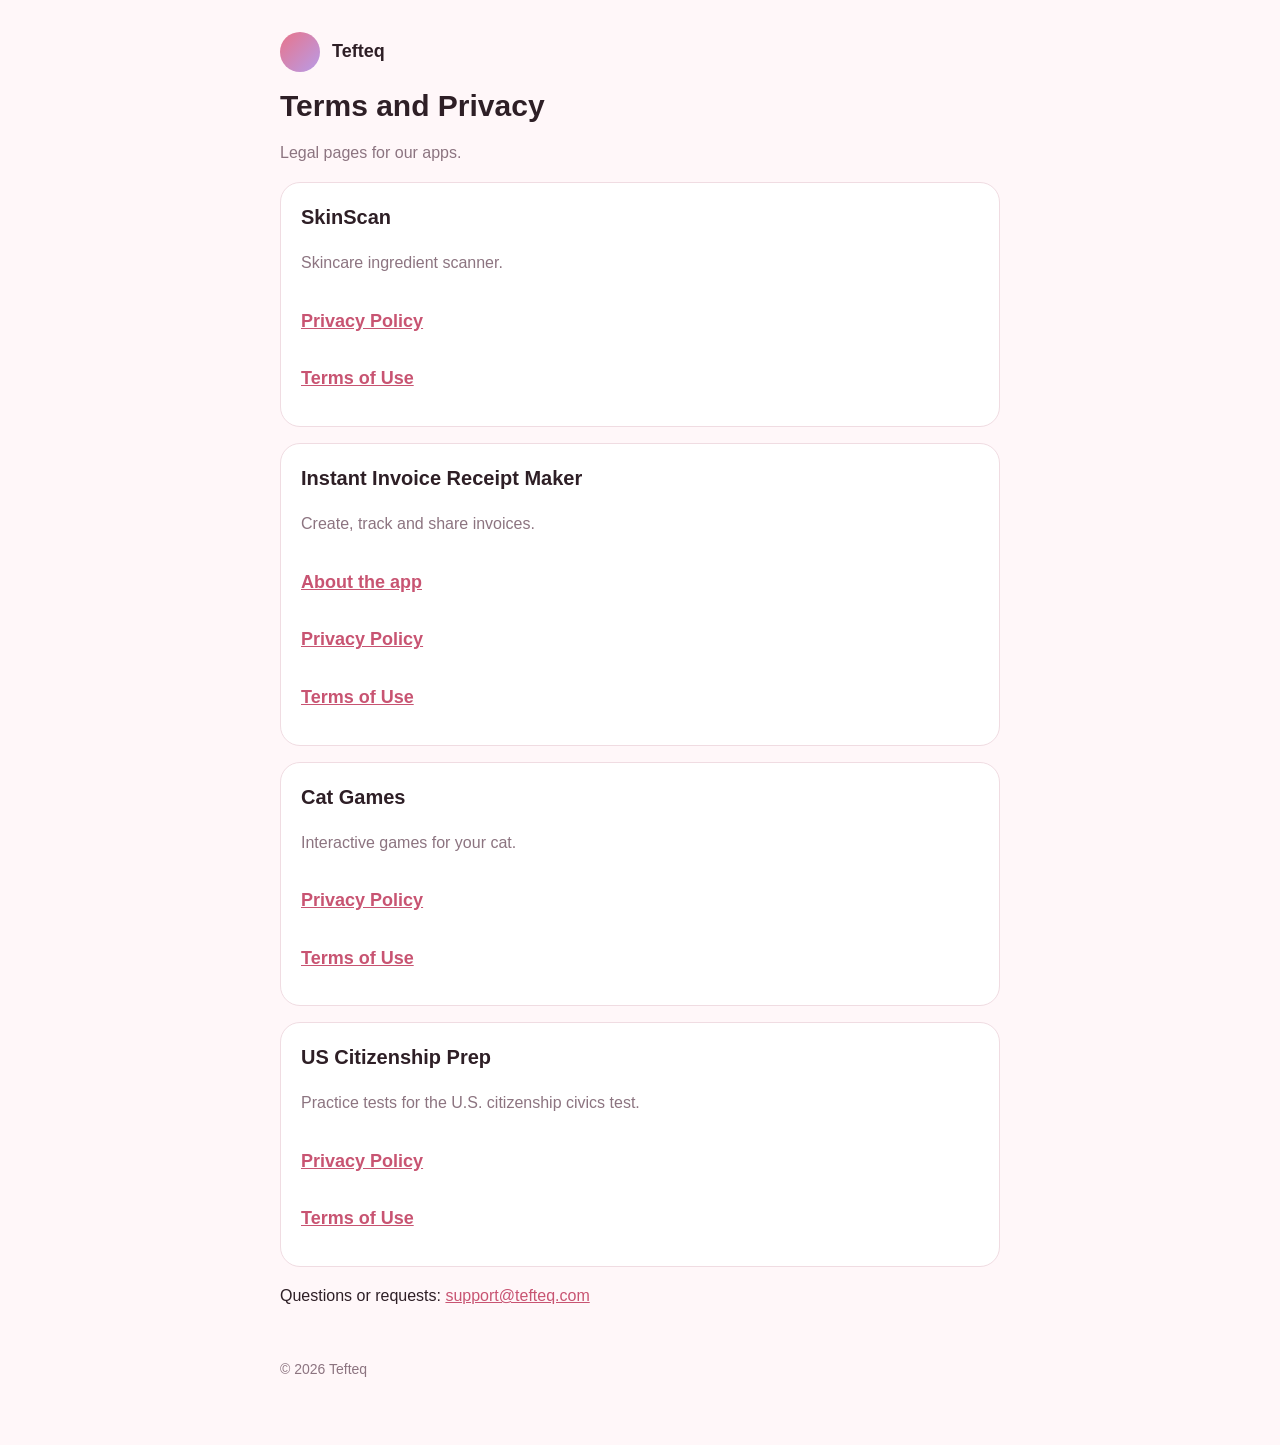
<file: index.html>
<!doctype html>
<html lang="en">
<head>
  <meta charset="utf-8">
  <meta name="viewport" content="width=device-width, initial-scale=1">
  <title>Tefteq apps: Terms and Privacy</title>
  <link rel="stylesheet" href="style.css">
</head>
<body>
<main>
  <header class="brand"><div class="logo"></div><div class="app">Tefteq</div></header>
  <h1>Terms and Privacy</h1>
  <p class="muted">Legal pages for our apps.</p>

  <div class="card">
    <h2 style="margin-top:0">SkinScan</h2>
    <p class="muted">Skincare ingredient scanner.</p>
    <div class="links">
      <a href="skinscan/privacy.html">Privacy Policy</a>
      <a href="skinscan/terms.html">Terms of Use</a>
    </div>
  </div>

  <div class="card">
    <h2 style="margin-top:0">Instant Invoice Receipt Maker</h2>
    <p class="muted">Create, track and share invoices.</p>
    <div class="links">
      <a href="invoice/">About the app</a>
      <a href="invoice/privacy.html">Privacy Policy</a>
      <a href="invoice/terms.html">Terms of Use</a>
    </div>
  </div>

  <div class="card">
    <h2 style="margin-top:0">Cat Games</h2>
    <p class="muted">Interactive games for your cat.</p>
    <div class="links">
      <a href="catgame/privacy.html">Privacy Policy</a>
      <a href="catgame/terms.html">Terms of Use</a>
    </div>
  </div>

  <div class="card">
    <h2 style="margin-top:0">US Citizenship Prep</h2>
    <p class="muted">Practice tests for the U.S. citizenship civics test.</p>
    <div class="links">
      <a href="citizenship/privacy.html">Privacy Policy</a>
      <a href="citizenship/terms.html">Terms of Use</a>
    </div>
  </div>

  <p>Questions or requests: <a href="mailto:support@tefteq.com">support@tefteq.com</a></p>
  <footer>© 2026 Tefteq</footer>
</main>
</body>
</html>
</file>
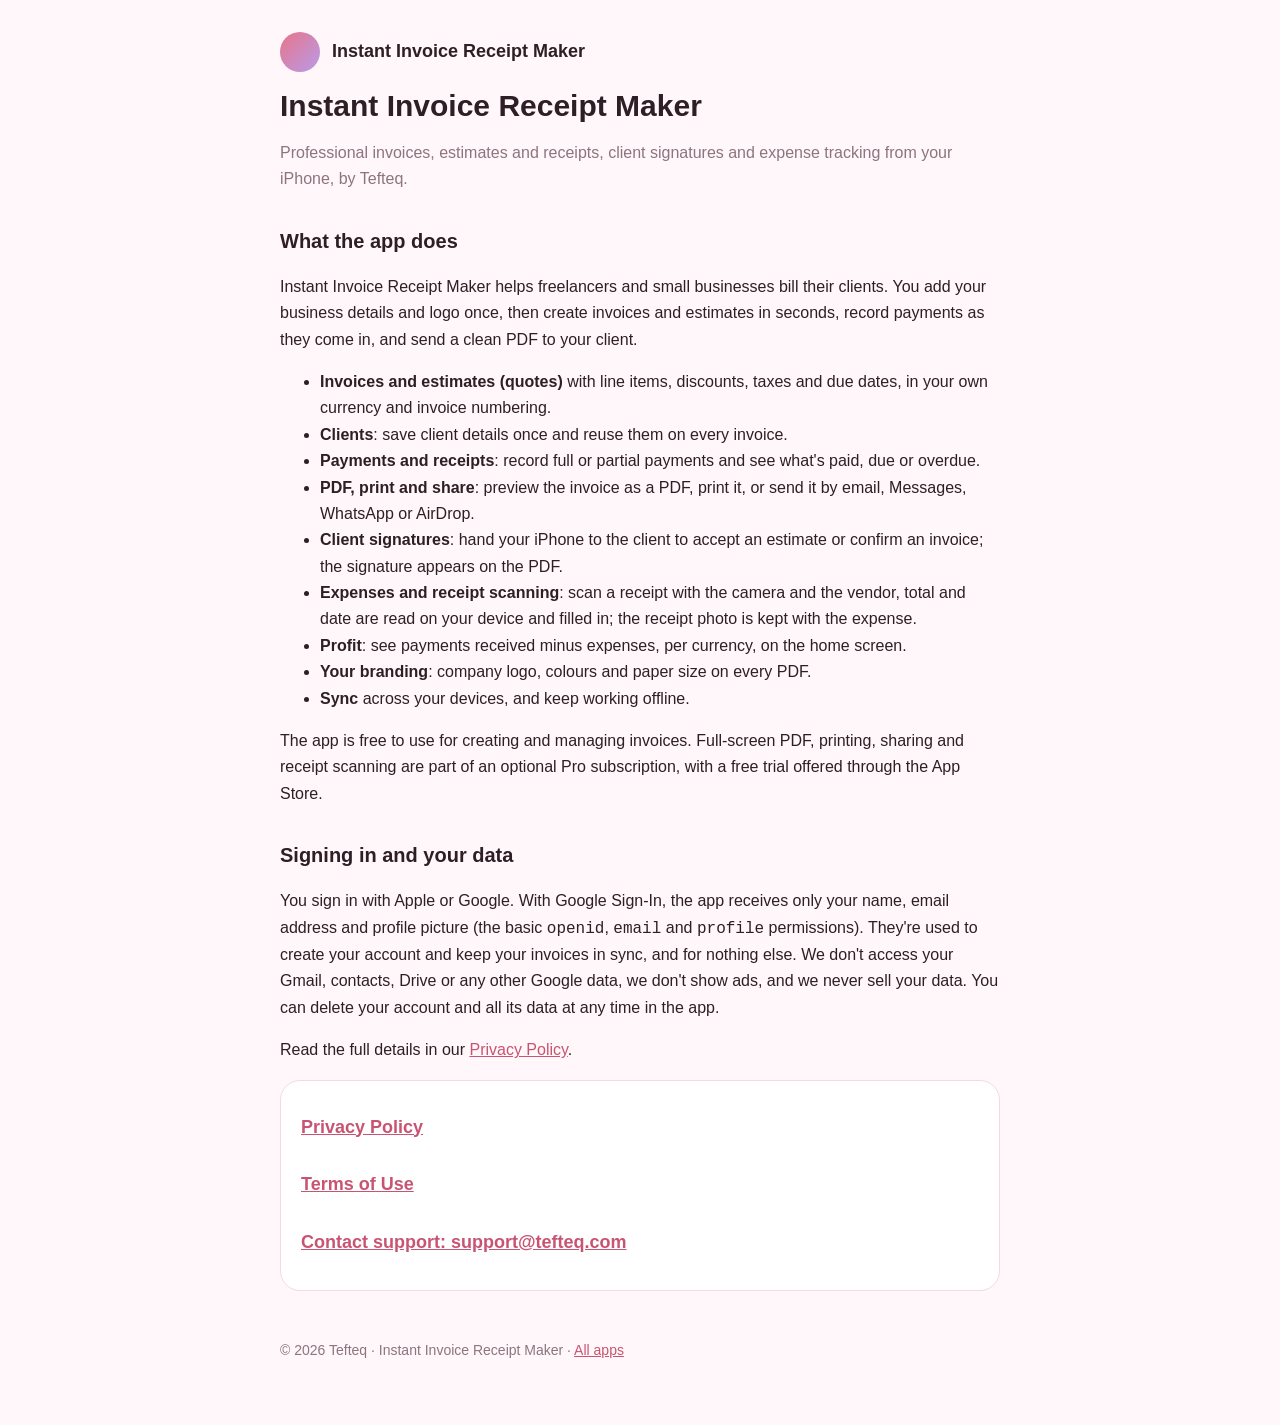
<file: invoice/index.html>
<!doctype html>
<html lang="en">
<head>
  <meta charset="utf-8">
  <meta name="viewport" content="width=device-width, initial-scale=1">
  <title>Instant Invoice Receipt Maker</title>
  <meta name="description" content="Instant Invoice Receipt Maker is an iPhone app for small businesses and freelancers to create, track and share professional invoices, estimates and receipts.">
  <link rel="stylesheet" href="../style.css">
</head>
<body>
<main>
  <header class="brand"><div class="logo"></div><div class="app">Instant Invoice Receipt Maker</div></header>
  <h1>Instant Invoice Receipt Maker</h1>
  <p class="muted">Professional invoices, estimates and receipts, client signatures and expense tracking from your iPhone, by Tefteq.</p>

  <h2>What the app does</h2>
  <p>Instant Invoice Receipt Maker helps freelancers and small businesses bill their clients. You
    add your business details and logo once, then create invoices and estimates in seconds, record
    payments as they come in, and send a clean PDF to your client.</p>
  <ul>
    <li><strong>Invoices and estimates (quotes)</strong> with line items, discounts, taxes and due dates, in
      your own currency and invoice numbering.</li>
    <li><strong>Clients</strong>: save client details once and reuse them on every invoice.</li>
    <li><strong>Payments and receipts</strong>: record full or partial payments and see what's paid,
      due or overdue.</li>
    <li><strong>PDF, print and share</strong>: preview the invoice as a PDF, print it, or send it by
      email, Messages, WhatsApp or AirDrop.</li>
    <li><strong>Client signatures</strong>: hand your iPhone to the client to accept an
      estimate or confirm an invoice; the signature appears on the PDF.</li>
    <li><strong>Expenses and receipt scanning</strong>: scan a receipt with the camera and the
      vendor, total and date are read on your device and filled in; the receipt photo is kept with
      the expense.</li>
    <li><strong>Profit</strong>: see payments received minus expenses, per currency, on the
      home screen.</li>
    <li><strong>Your branding</strong>: company logo, colours and paper size on every PDF.</li>
    <li><strong>Sync</strong> across your devices, and keep working offline.</li>
  </ul>
  <p>The app is free to use for creating and managing invoices. Full-screen PDF, printing,
    sharing and receipt scanning are part of an optional Pro subscription, with a free trial offered through the App
    Store.</p>

  <h2>Signing in and your data</h2>
  <p>You sign in with Apple or Google. With Google Sign-In, the app receives only your name, email
    address and profile picture (the basic <code>openid</code>, <code>email</code> and
    <code>profile</code> permissions). They're used to create your account and keep your invoices
    in sync, and for nothing else. We don't access your Gmail, contacts, Drive or any other Google
    data, we don't show ads, and we never sell your data. You can delete your account and all its
    data at any time in the app.</p>
  <p>Read the full details in our <a href="privacy.html">Privacy Policy</a>.</p>

  <div class="card">
    <div class="links">
      <a href="privacy.html">Privacy Policy</a>
      <a href="terms.html">Terms of Use</a>
      <a href="mailto:support@tefteq.com">Contact support: support@tefteq.com</a>
    </div>
  </div>

  <footer>© 2026 Tefteq · Instant Invoice Receipt Maker · <a href="../index.html">All apps</a></footer>
</main>
</body>
</html>
</file>
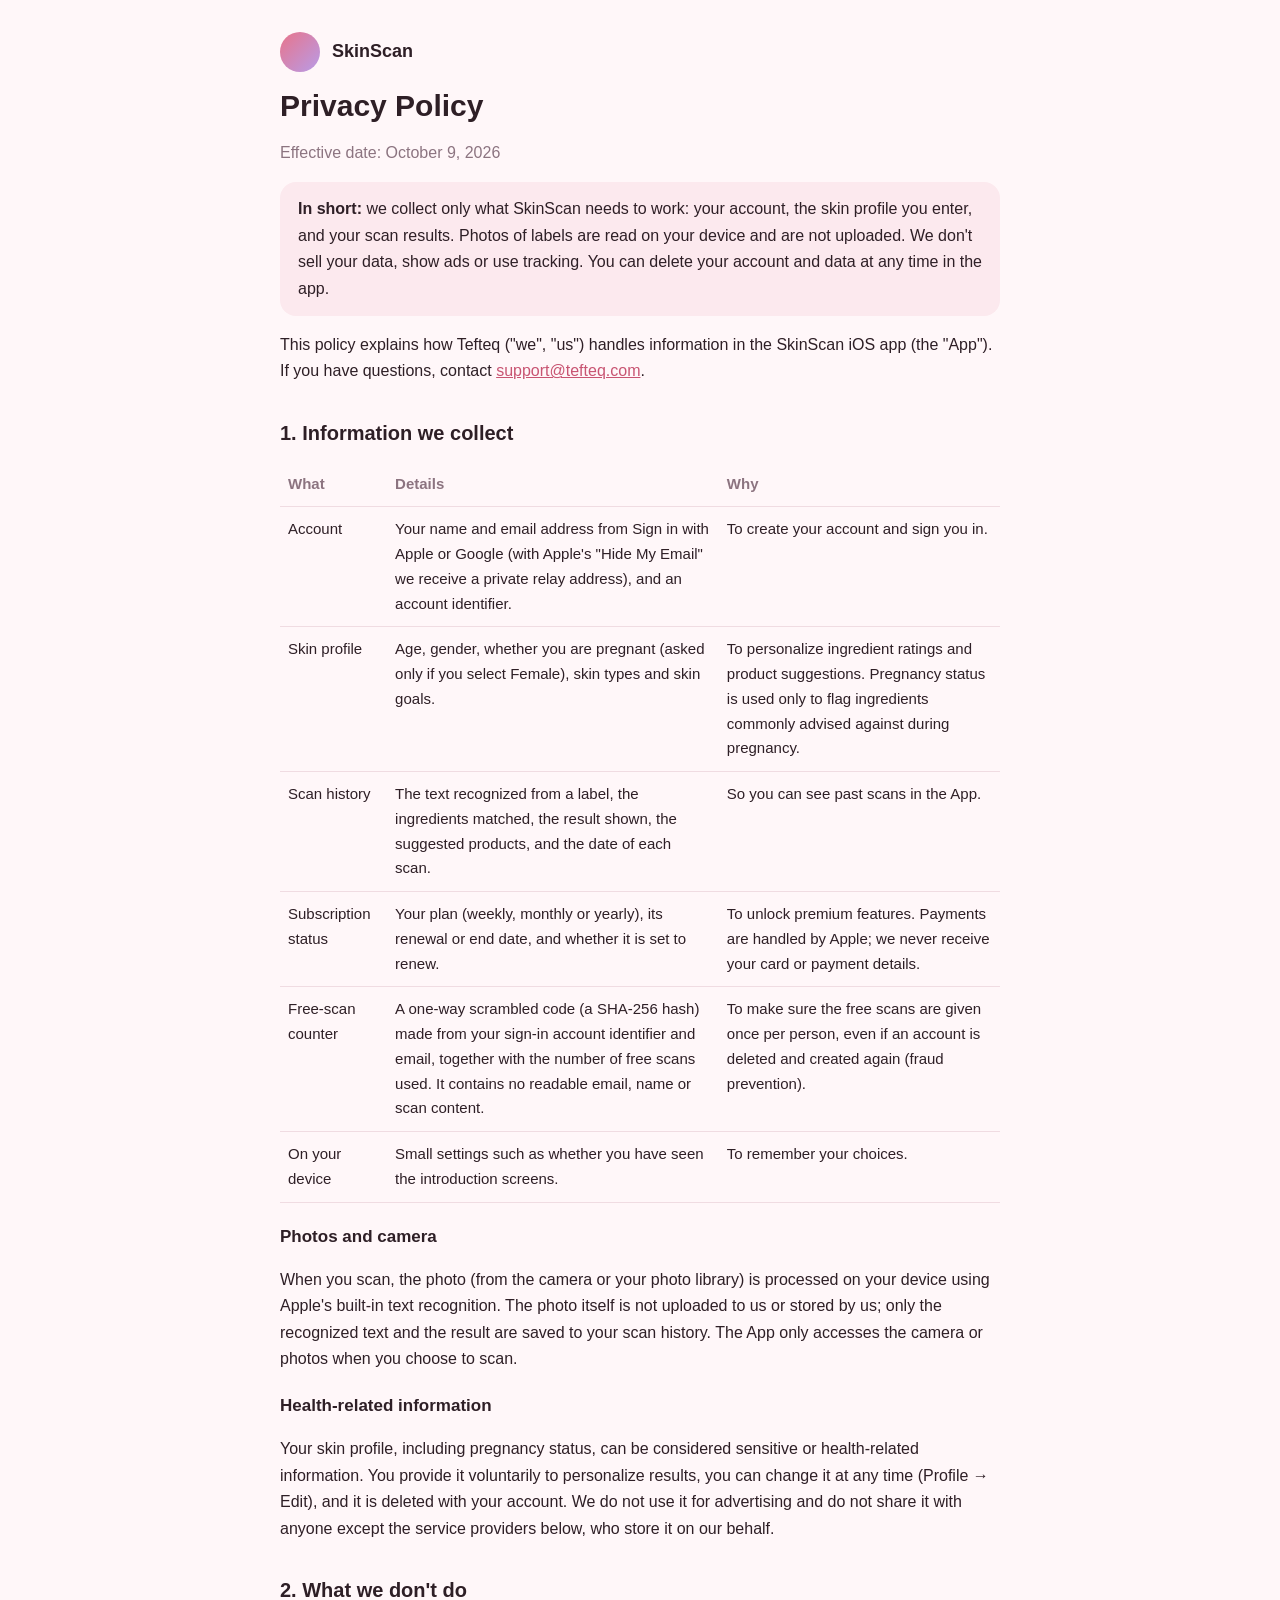
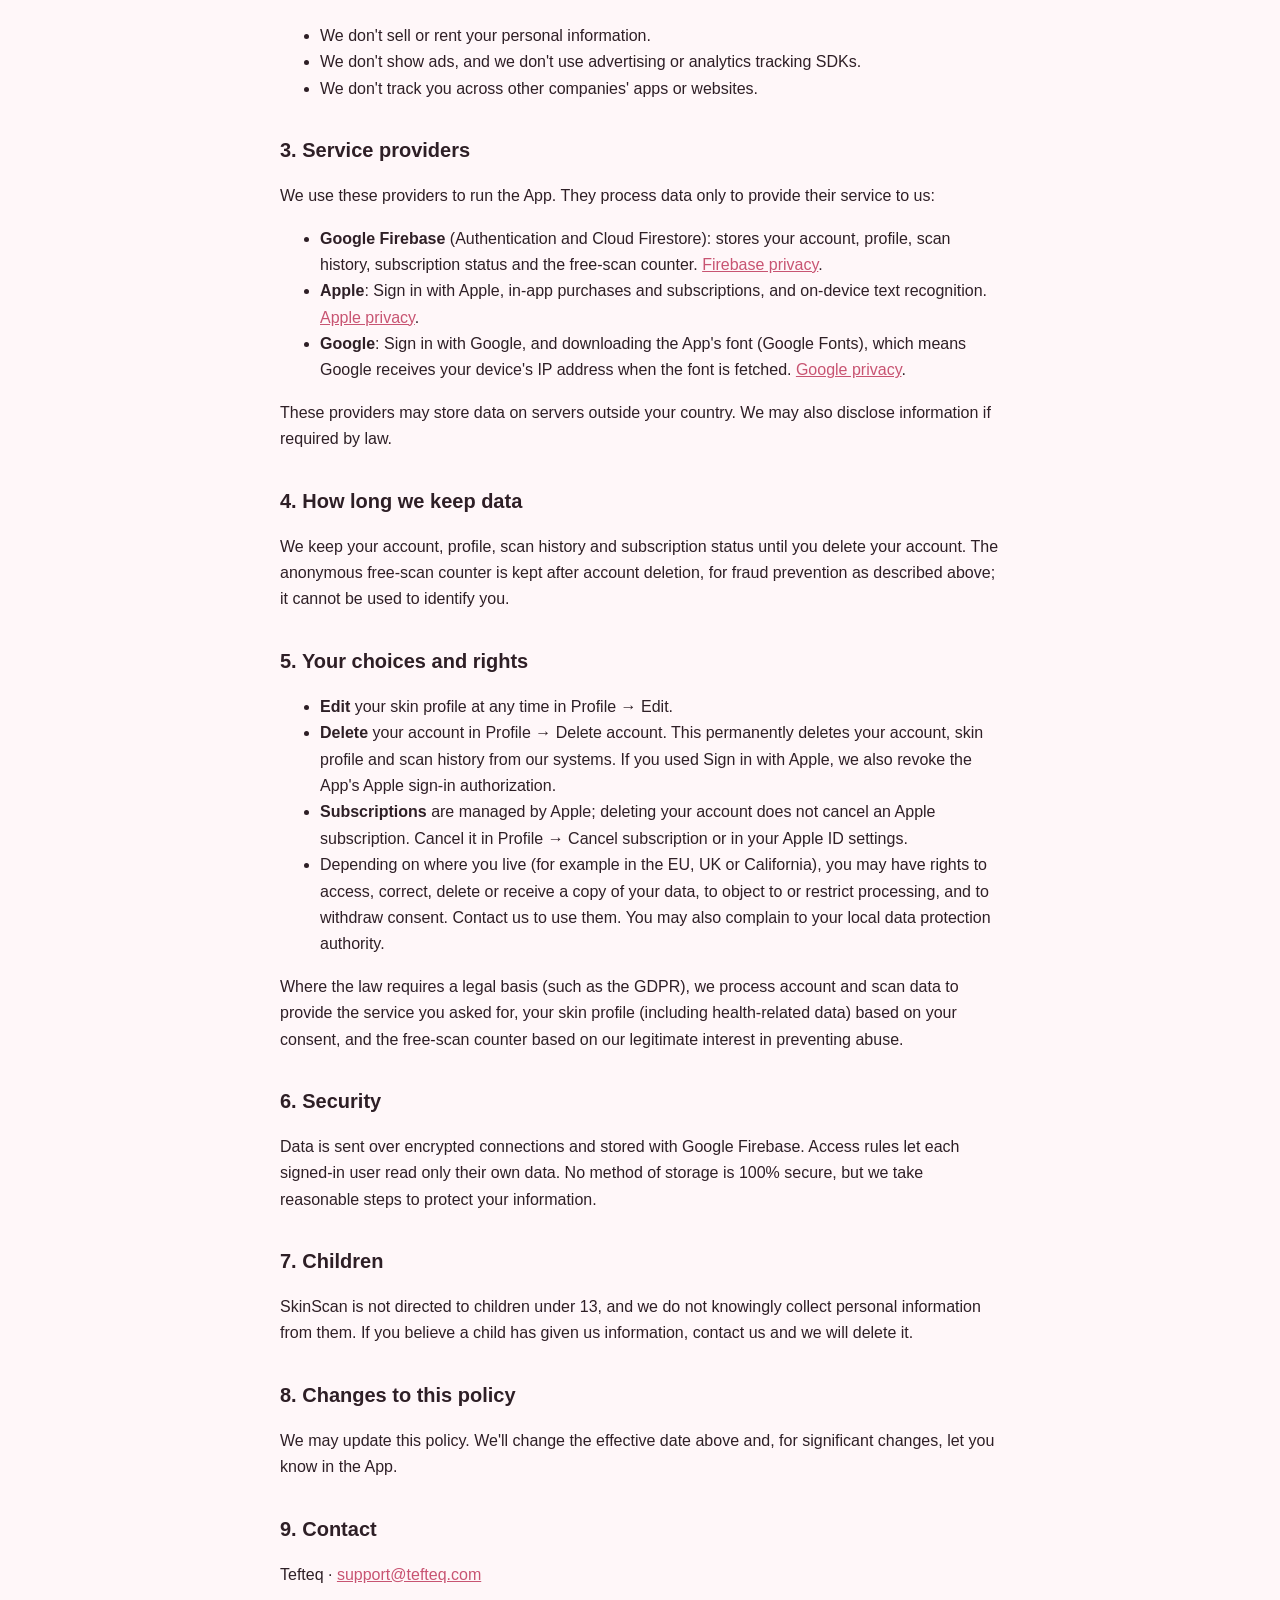
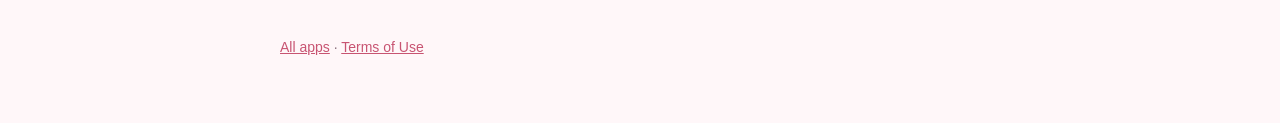
<file: privacy.html>
<!doctype html>
<html lang="en">
<head>
  <meta charset="utf-8">
  <meta name="viewport" content="width=device-width, initial-scale=1">
  <title>Moved</title>
  <meta http-equiv="refresh" content="0; url=skinscan/privacy.html">
  <link rel="canonical" href="skinscan/privacy.html">
</head>
<body><p>This page moved to <a href="skinscan/privacy.html">skinscan/privacy.html</a>.</p></body>
</html>
</file>
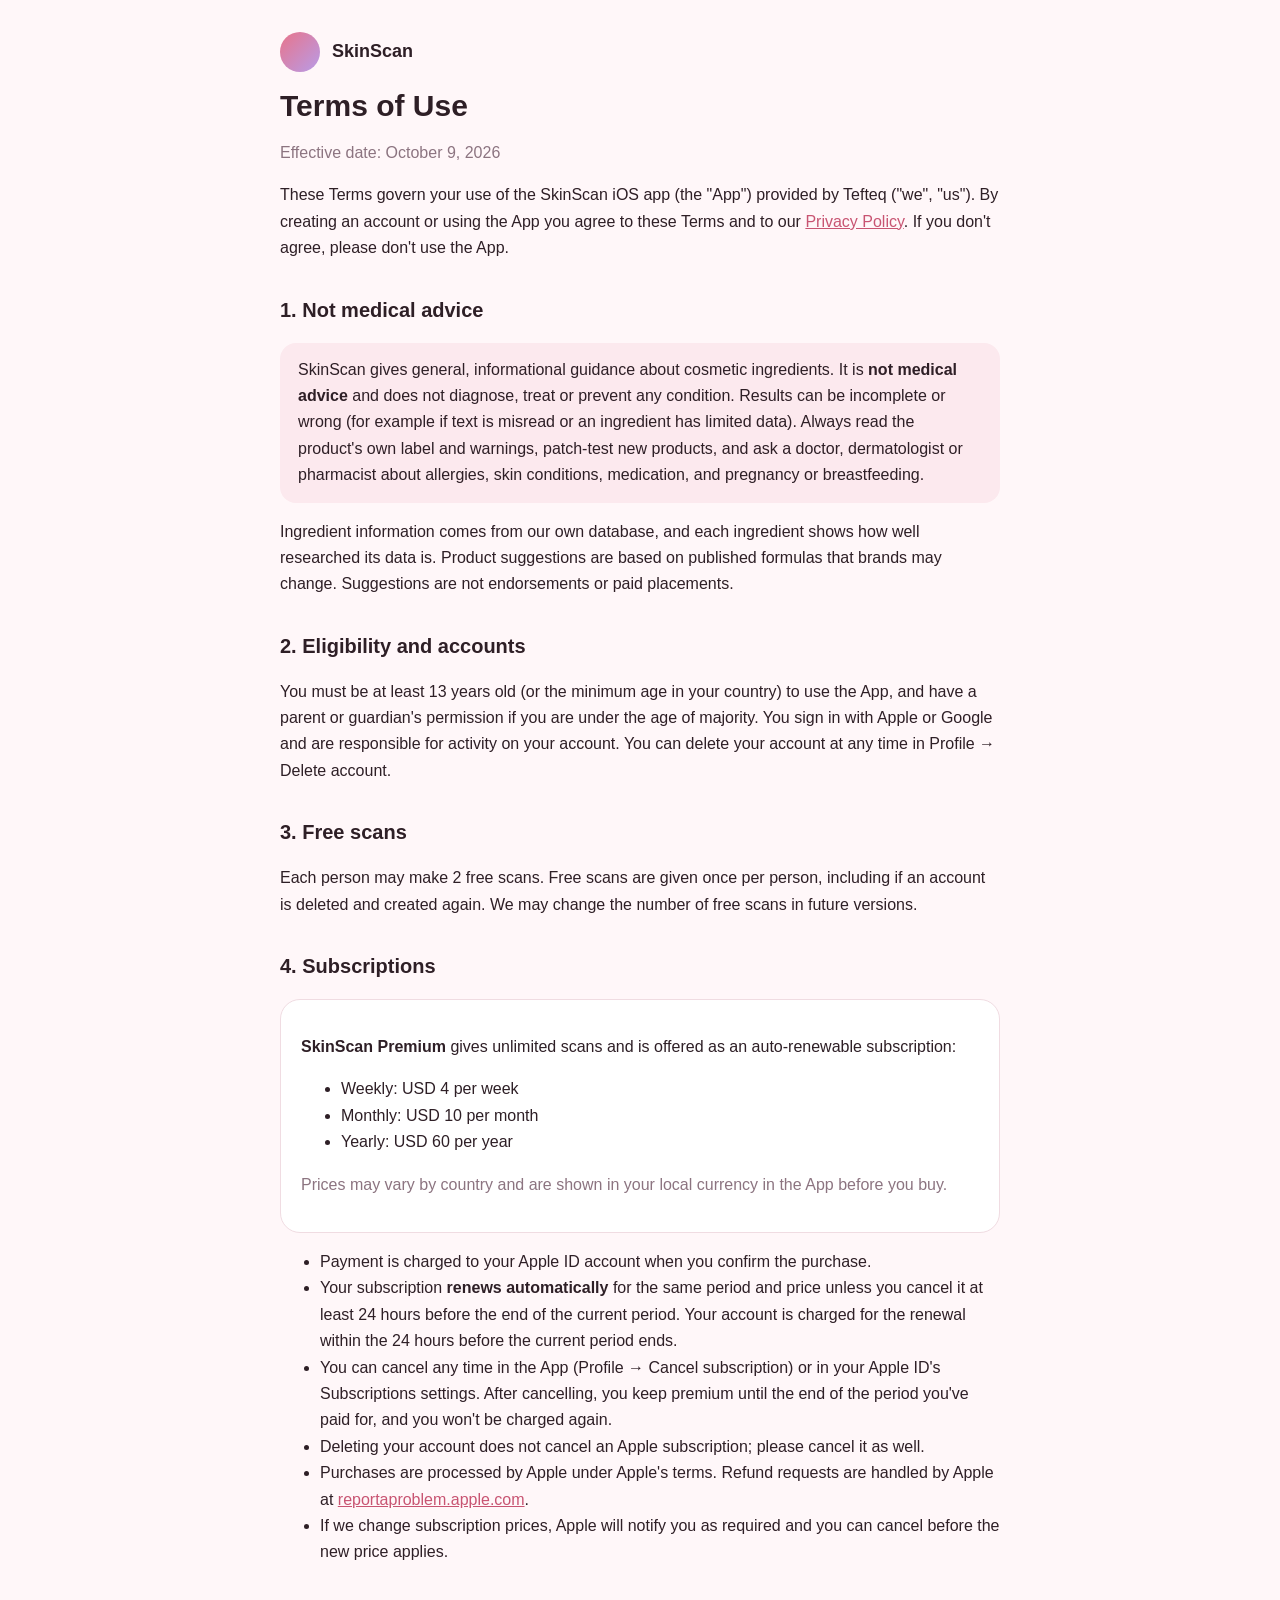
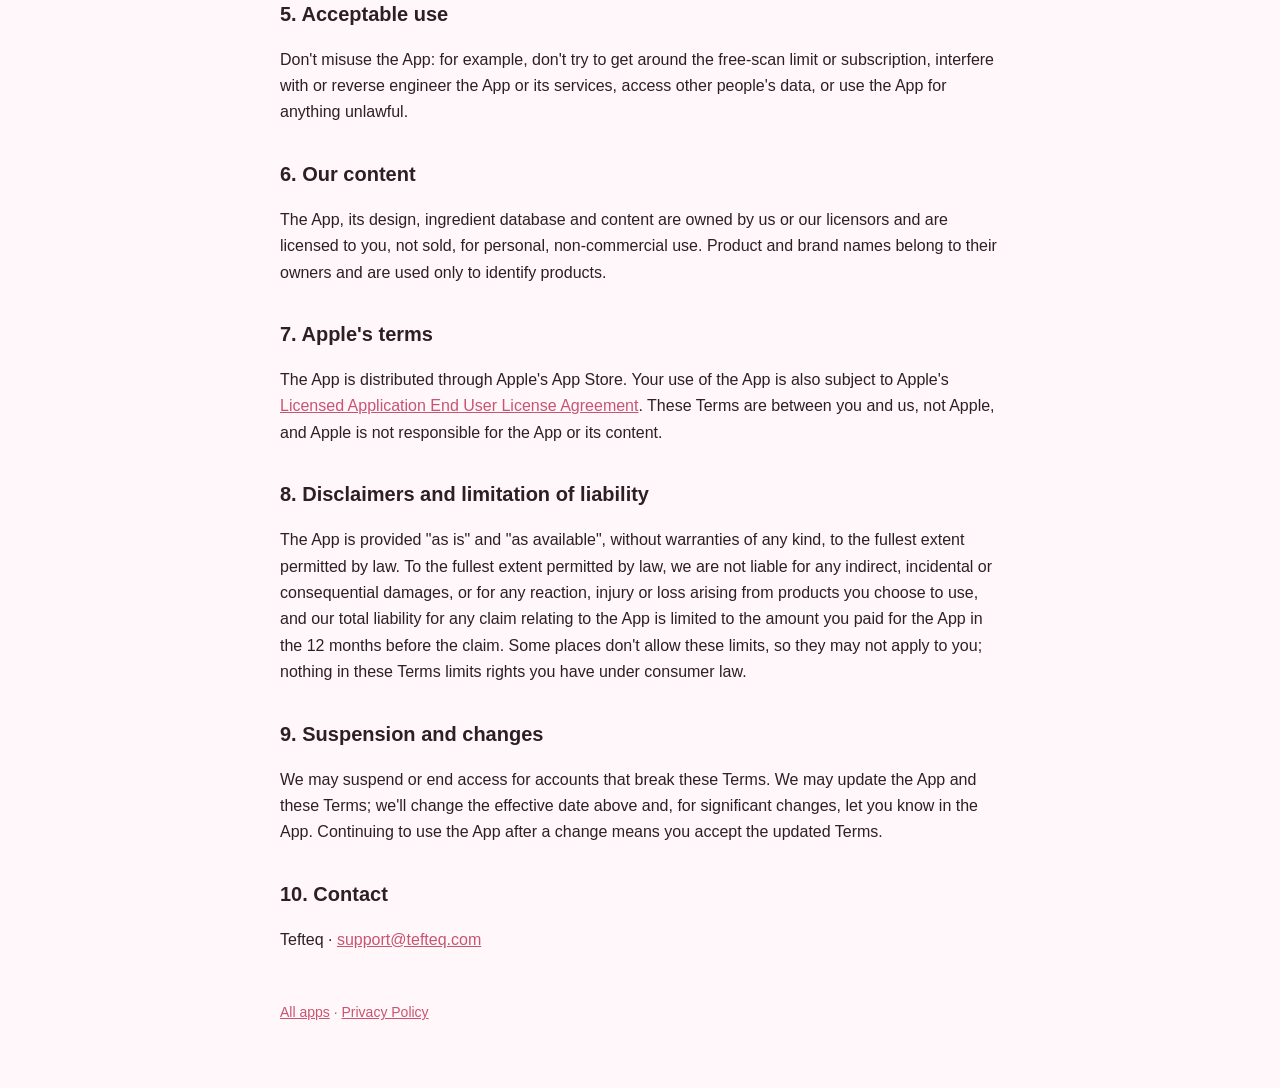
<file: terms.html>
<!doctype html>
<html lang="en">
<head>
  <meta charset="utf-8">
  <meta name="viewport" content="width=device-width, initial-scale=1">
  <title>Moved</title>
  <meta http-equiv="refresh" content="0; url=skinscan/terms.html">
  <link rel="canonical" href="skinscan/terms.html">
</head>
<body><p>This page moved to <a href="skinscan/terms.html">skinscan/terms.html</a>.</p></body>
</html>
</file>
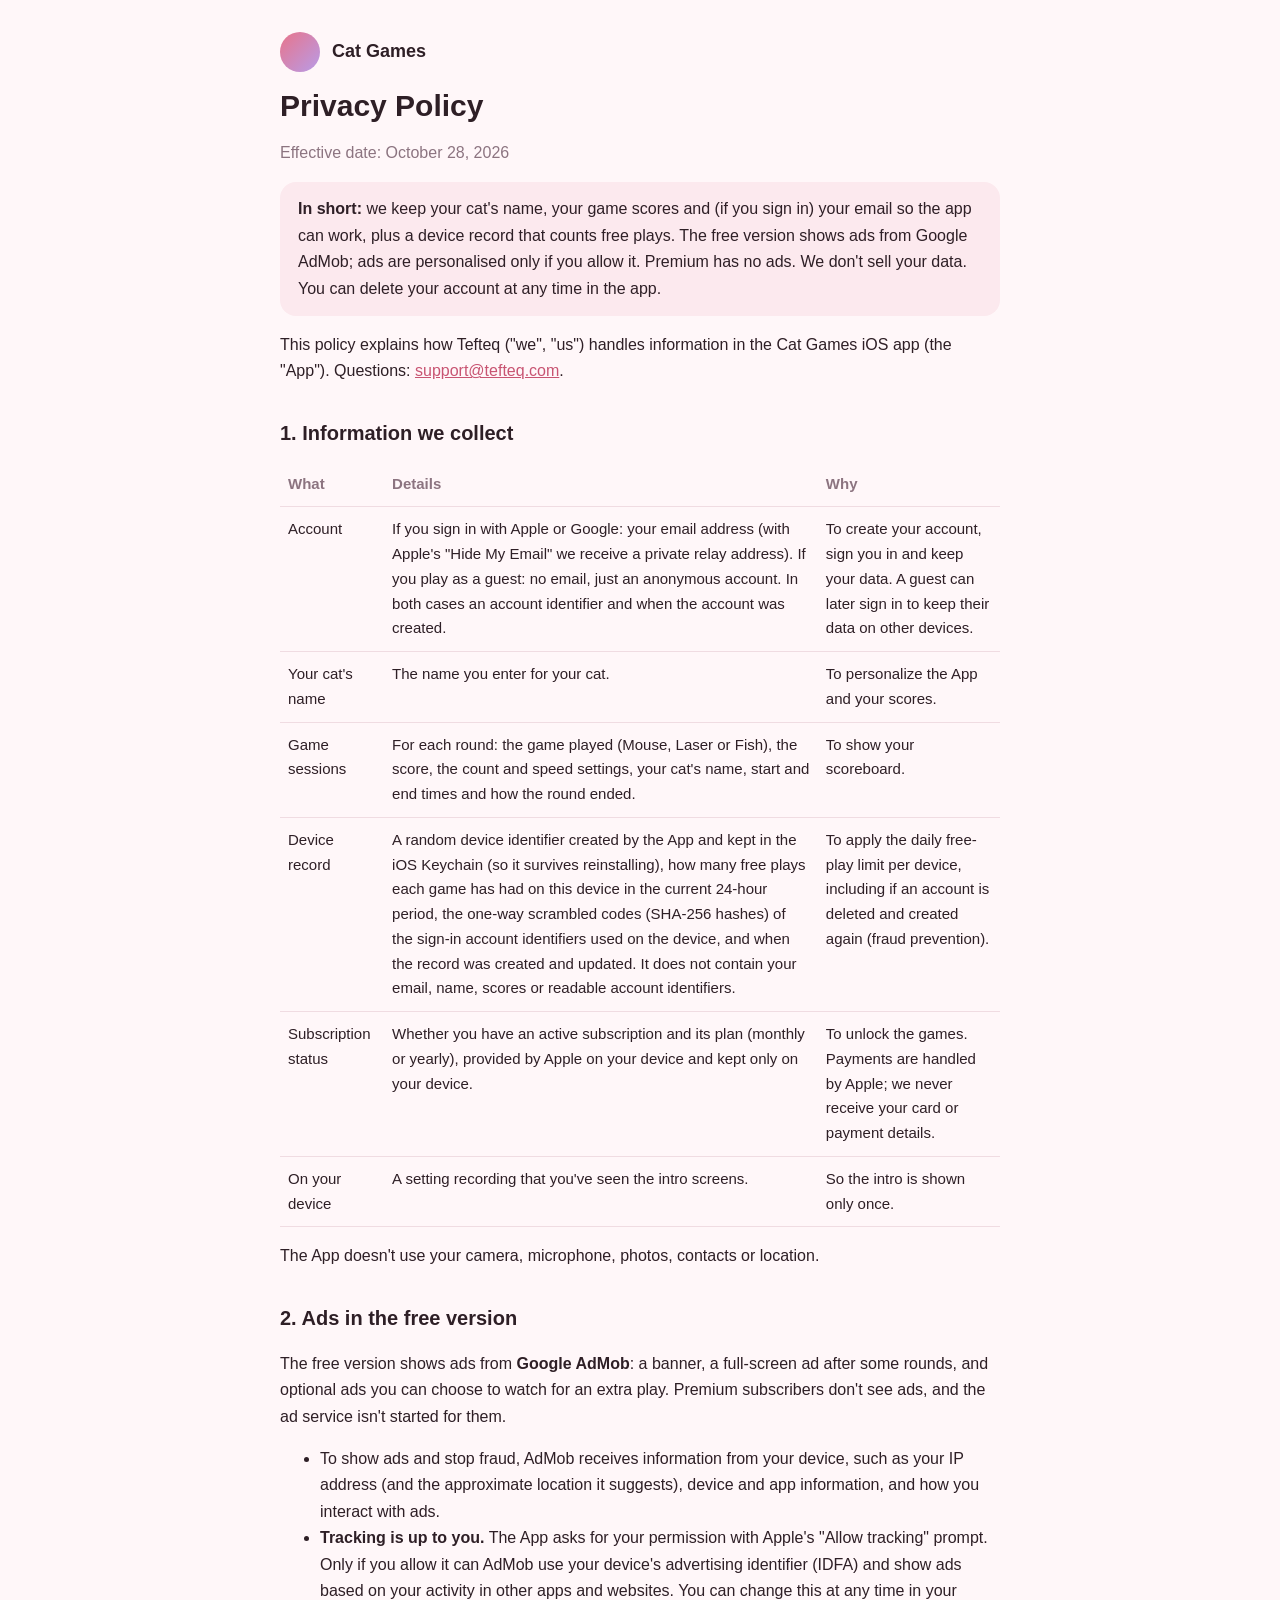
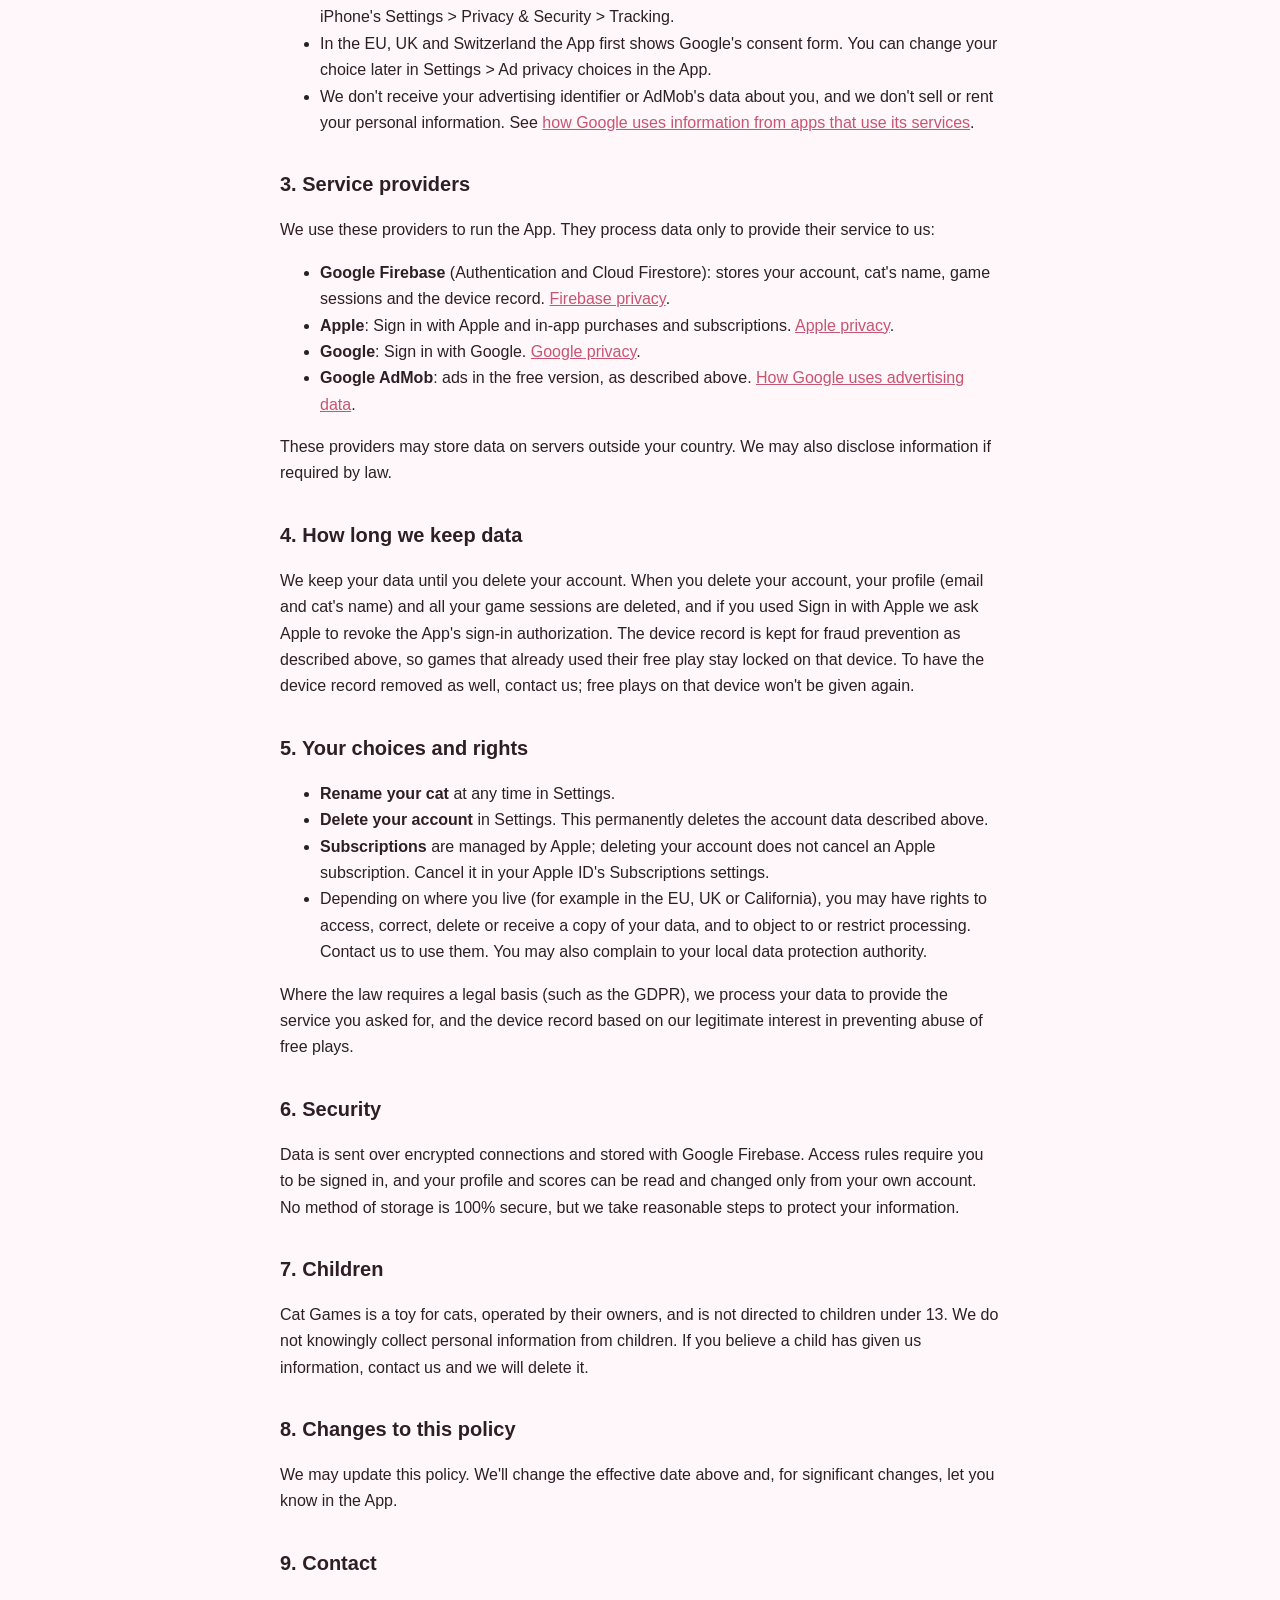
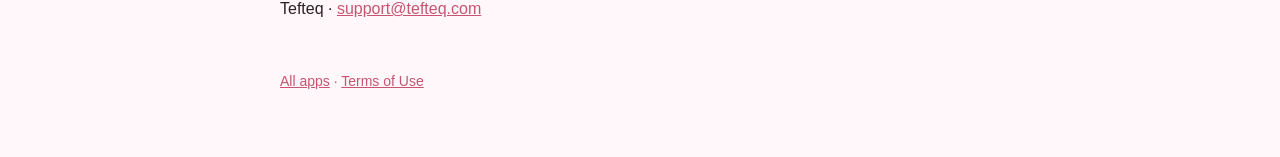
<file: catgame/privacy.html>
<!doctype html>
<html lang="en">
<head>
  <meta charset="utf-8">
  <meta name="viewport" content="width=device-width, initial-scale=1">
  <title>Cat Games Privacy Policy</title>
  <link rel="stylesheet" href="../style.css">
</head>
<body>
<main>
  <header class="brand"><div class="logo"></div><div class="app">Cat Games</div></header>
  <h1>Privacy Policy</h1>
  <p class="muted">Effective date: October 28, 2026</p>

  <div class="note">
    <strong>In short:</strong> we keep your cat's name, your game scores and (if you sign in) your
    email so the app can work, plus a device record that counts free plays. The free version shows
    ads from Google AdMob; ads are personalised only if you allow it. Premium has no ads. We don't
    sell your data. You can delete your account at any time in the app.
  </div>

  <p>This policy explains how Tefteq ("we", "us") handles information in the Cat Games iOS app
    (the "App"). Questions: <a href="mailto:support@tefteq.com">support@tefteq.com</a>.</p>

  <h2>1. Information we collect</h2>
  <table>
    <tr><th>What</th><th>Details</th><th>Why</th></tr>
    <tr>
      <td>Account</td>
      <td>If you sign in with Apple or Google: your email address (with Apple's "Hide My Email" we
        receive a private relay address). If you play as a guest: no email, just an anonymous
        account. In both cases an account identifier and when the account was created.</td>
      <td>To create your account, sign you in and keep your data. A guest can later sign in to
        keep their data on other devices.</td>
    </tr>
    <tr>
      <td>Your cat's name</td>
      <td>The name you enter for your cat.</td>
      <td>To personalize the App and your scores.</td>
    </tr>
    <tr>
      <td>Game sessions</td>
      <td>For each round: the game played (Mouse, Laser or Fish), the score, the count and speed
        settings, your cat's name, start and end times and how the round ended.</td>
      <td>To show your scoreboard.</td>
    </tr>
    <tr>
      <td>Device record</td>
      <td>A random device identifier created by the App and kept in the iOS Keychain (so it
        survives reinstalling), how many free plays each game has had on this device in the current
        24-hour period, the one-way scrambled codes (SHA-256 hashes) of the sign-in account identifiers used on the
        device, and when the record was created and updated. It does not contain your email,
        name, scores or readable account identifiers.</td>
      <td>To apply the daily free-play limit per device, including if an account is deleted and
        created again (fraud prevention).</td>
    </tr>
    <tr>
      <td>Subscription status</td>
      <td>Whether you have an active subscription and its plan (monthly or yearly), provided by
        Apple on your device and kept only on your device.</td>
      <td>To unlock the games. Payments are handled by Apple; we never receive your card or
        payment details.</td>
    </tr>
    <tr>
      <td>On your device</td>
      <td>A setting recording that you've seen the intro screens.</td>
      <td>So the intro is shown only once.</td>
    </tr>
  </table>
  <p>The App doesn't use your camera, microphone, photos, contacts or location.</p>

  <h2>2. Ads in the free version</h2>
  <p>The free version shows ads from <strong>Google AdMob</strong>: a banner, a full-screen ad
    after some rounds, and optional ads you can choose to watch for an extra play. Premium
    subscribers don't see ads, and the ad service isn't started for them.</p>
  <ul>
    <li>To show ads and stop fraud, AdMob receives information from your device, such as your IP
      address (and the approximate location it suggests), device and app information, and how
      you interact with ads.</li>
    <li><strong>Tracking is up to you.</strong> The App asks for your permission with Apple's
      "Allow tracking" prompt. Only if you allow it can AdMob use your device's advertising
      identifier (IDFA) and show ads based on your activity in other apps and websites. You can
      change this at any time in your iPhone's Settings &gt; Privacy &amp; Security &gt; Tracking.</li>
    <li>In the EU, UK and Switzerland the App first shows Google's consent form. You can change
      your choice later in Settings &gt; Ad privacy choices in the App.</li>
    <li>We don't receive your advertising identifier or AdMob's data about you, and we don't
      sell or rent your personal information. See
      <a href="https://policies.google.com/technologies/partner-sites">how Google uses information
      from apps that use its services</a>.</li>
  </ul>

  <h2>3. Service providers</h2>
  <p>We use these providers to run the App. They process data only to provide their service to us:</p>
  <ul>
    <li><strong>Google Firebase</strong> (Authentication and Cloud Firestore): stores your account,
      cat's name, game sessions and the device record.
      <a href="https://firebase.google.com/support/privacy">Firebase privacy</a>.</li>
    <li><strong>Apple</strong>: Sign in with Apple and in-app purchases and subscriptions.
      <a href="https://www.apple.com/legal/privacy/">Apple privacy</a>.</li>
    <li><strong>Google</strong>: Sign in with Google.
      <a href="https://policies.google.com/privacy">Google privacy</a>.</li>
    <li><strong>Google AdMob</strong>: ads in the free version, as described above.
      <a href="https://policies.google.com/technologies/ads">How Google uses advertising data</a>.</li>
  </ul>
  <p>These providers may store data on servers outside your country. We may also disclose
    information if required by law.</p>

  <h2>4. How long we keep data</h2>
  <p>We keep your data until you delete your account. When you delete your account, your profile
    (email and cat's name) and all your game sessions are deleted, and if you used Sign in with
    Apple we ask Apple to revoke the App's sign-in authorization. The device
    record is kept for fraud prevention as described above, so games that already used their free
    play stay locked on that device. To have the device record removed as well, contact us; free
    plays on that device won't be given again.</p>

  <h2>5. Your choices and rights</h2>
  <ul>
    <li><strong>Rename your cat</strong> at any time in Settings.</li>
    <li><strong>Delete your account</strong> in Settings. This permanently deletes the account data
      described above.</li>
    <li><strong>Subscriptions</strong> are managed by Apple; deleting your account does not cancel an
      Apple subscription. Cancel it in your Apple ID's Subscriptions settings.</li>
    <li>Depending on where you live (for example in the EU, UK or California), you may have rights to
      access, correct, delete or receive a copy of your data, and to object to or restrict
      processing. Contact us to use them. You may also complain to your local data protection
      authority.</li>
  </ul>
  <p>Where the law requires a legal basis (such as the GDPR), we process your data to provide the
    service you asked for, and the device record based on our legitimate interest in preventing
    abuse of free plays.</p>

  <h2>6. Security</h2>
  <p>Data is sent over encrypted connections and stored with Google Firebase. Access rules require
    you to be signed in, and your profile and scores can be read and changed only from your own
    account. No method of storage is 100% secure, but we take reasonable steps to protect your
    information.</p>

  <h2>7. Children</h2>
  <p>Cat Games is a toy for cats, operated by their owners, and is not directed to children under
    13. We do not knowingly collect personal information from children. If you believe a child has
    given us information, contact us and we will delete it.</p>

  <h2>8. Changes to this policy</h2>
  <p>We may update this policy. We'll change the effective date above and, for significant changes,
    let you know in the App.</p>

  <h2>9. Contact</h2>
  <p>Tefteq · <a href="mailto:support@tefteq.com">support@tefteq.com</a></p>

  <footer><a href="../index.html">All apps</a> · <a href="terms.html">Terms of Use</a></footer>
</main>
</body>
</html>
</file>
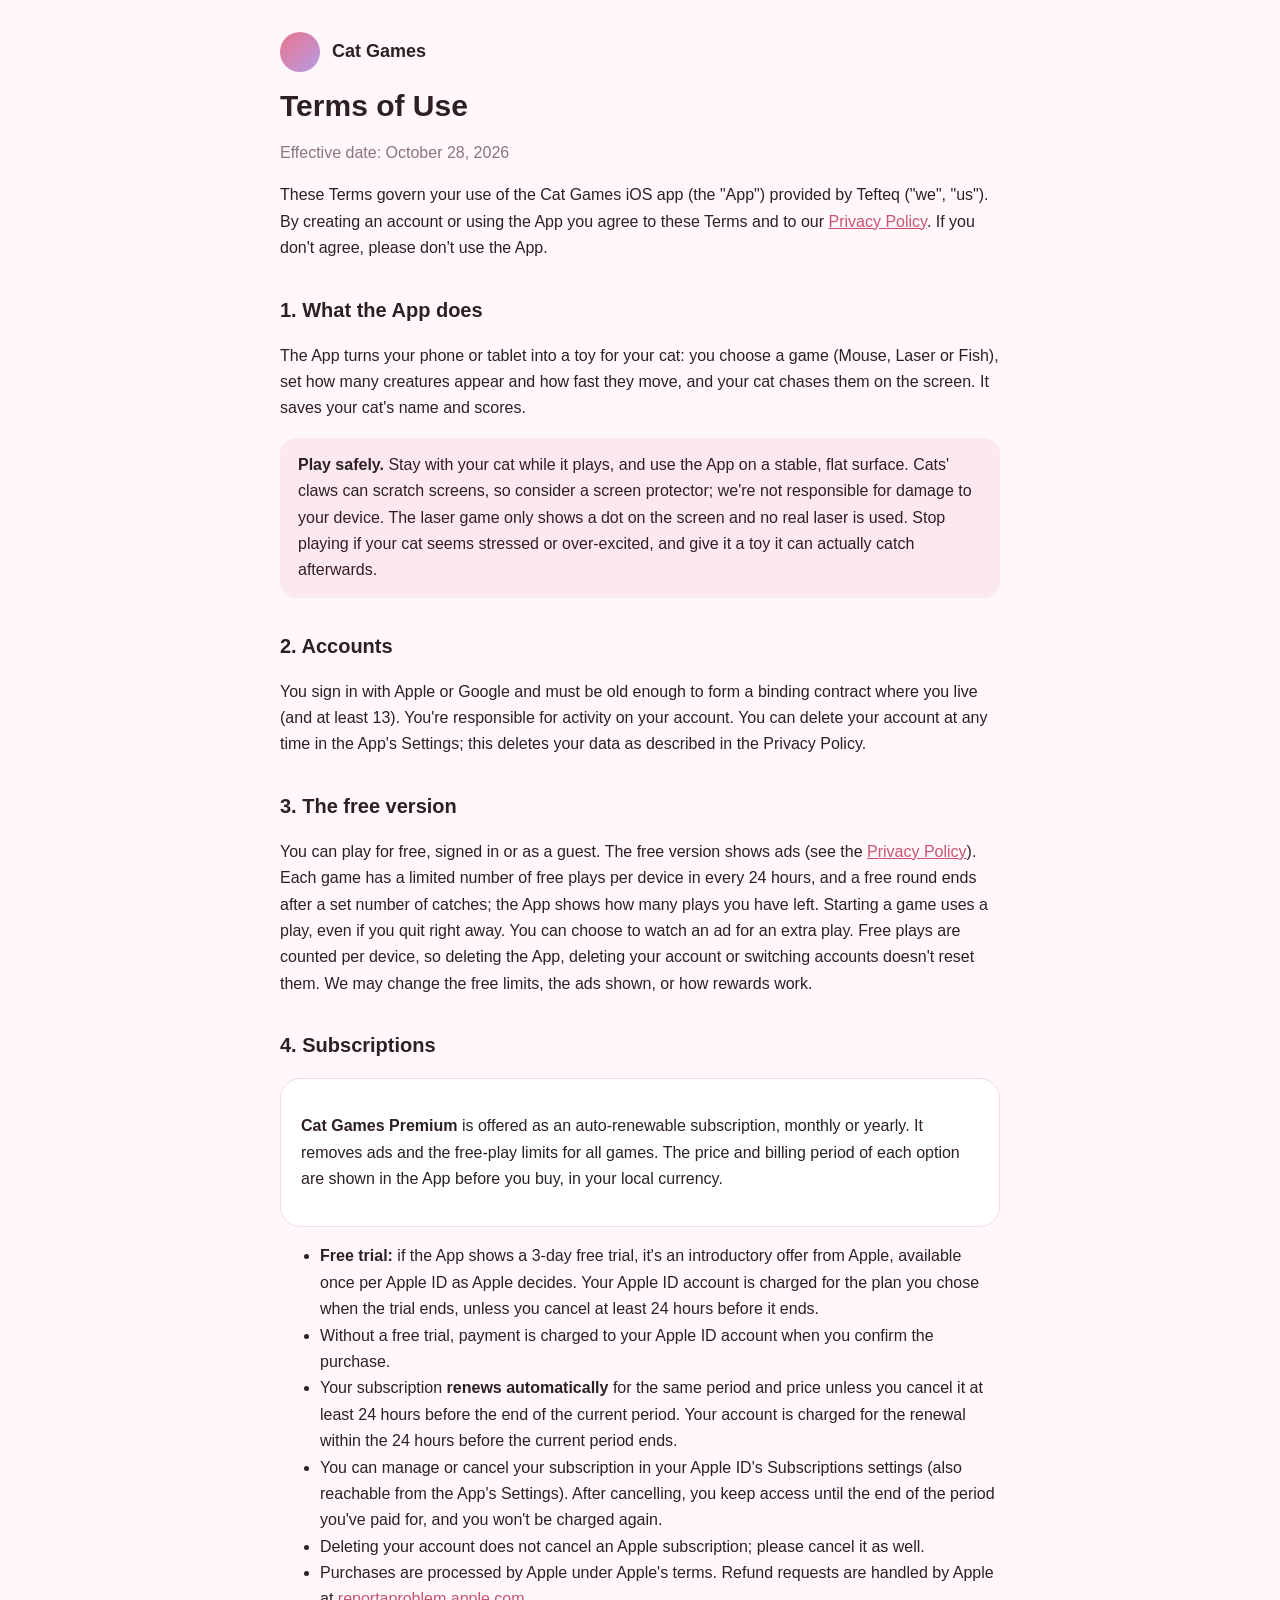
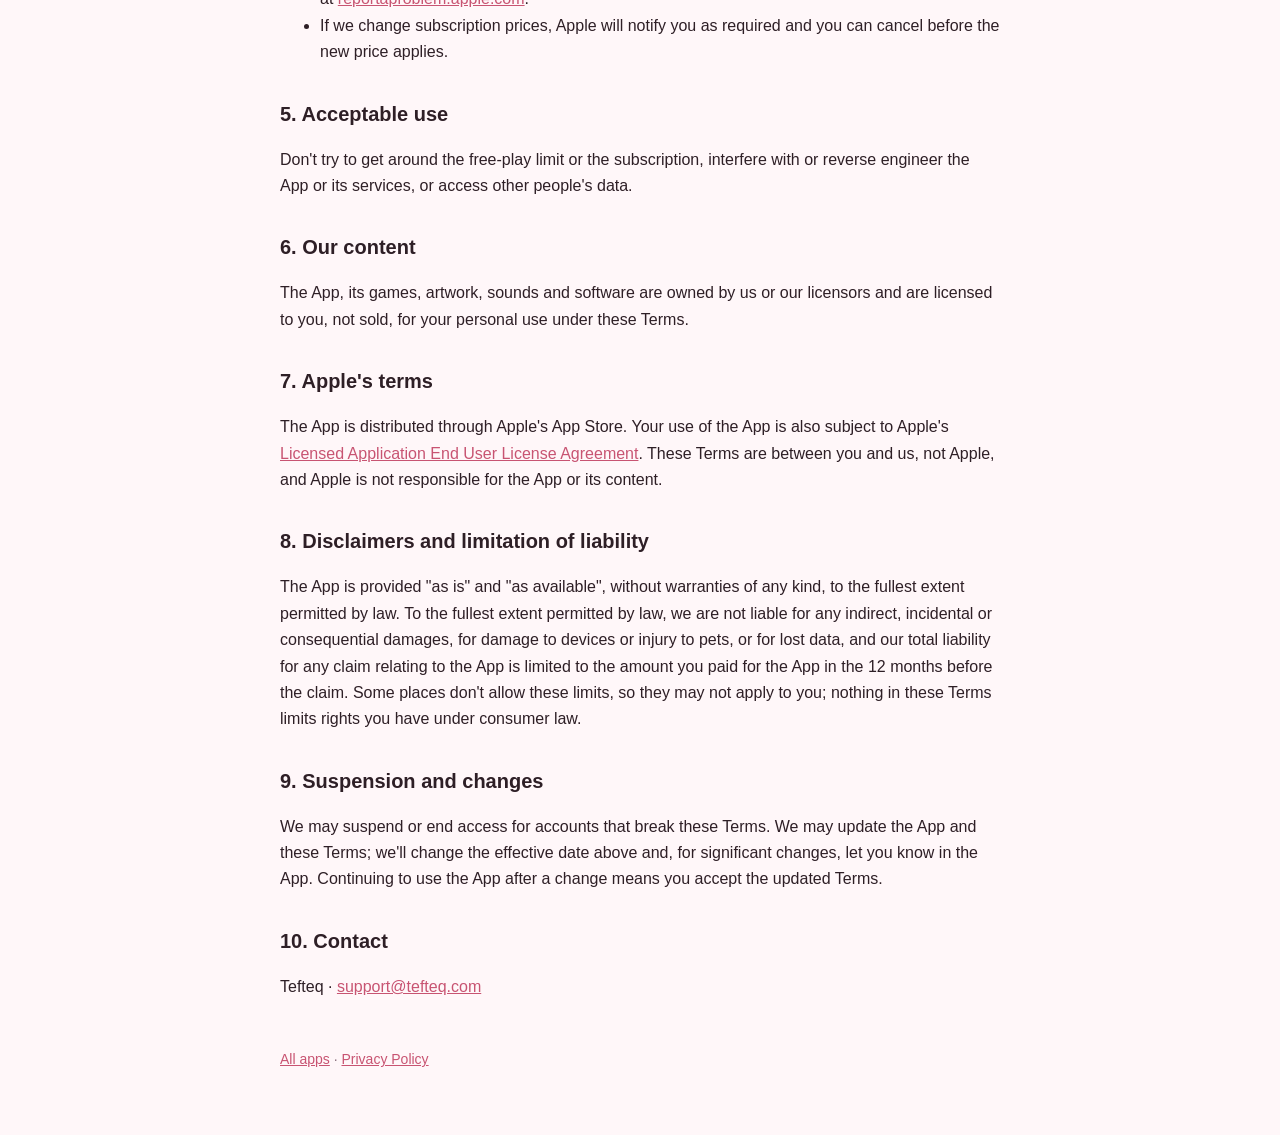
<file: catgame/terms.html>
<!doctype html>
<html lang="en">
<head>
  <meta charset="utf-8">
  <meta name="viewport" content="width=device-width, initial-scale=1">
  <title>Cat Games Terms of Use</title>
  <link rel="stylesheet" href="../style.css">
</head>
<body>
<main>
  <header class="brand"><div class="logo"></div><div class="app">Cat Games</div></header>
  <h1>Terms of Use</h1>
  <p class="muted">Effective date: October 28, 2026</p>

  <p>These Terms govern your use of the Cat Games iOS app (the "App") provided by Tefteq ("we",
    "us"). By creating an account or using the App you agree to these Terms and to our
    <a href="privacy.html">Privacy Policy</a>. If you don't agree, please don't use the App.</p>

  <h2>1. What the App does</h2>
  <p>The App turns your phone or tablet into a toy for your cat: you choose a game (Mouse, Laser or
    Fish), set how many creatures appear and how fast they move, and your cat chases them on the
    screen. It saves your cat's name and scores.</p>
  <div class="note">
    <strong>Play safely.</strong> Stay with your cat while it plays, and use the App on a stable,
    flat surface. Cats' claws can scratch screens, so consider a screen protector; we're not
    responsible for damage to your device. The laser game only shows a dot on the screen and no
    real laser is used. Stop playing if your cat seems stressed or over-excited, and give it a toy
    it can actually catch afterwards.
  </div>

  <h2>2. Accounts</h2>
  <p>You sign in with Apple or Google and must be old enough to form a binding contract where you
    live (and at least 13). You're responsible for activity on your account. You can delete your
    account at any time in the App's Settings; this deletes your data as described in the Privacy
    Policy.</p>

  <h2>3. The free version</h2>
  <p>You can play for free, signed in or as a guest. The free version shows ads (see the
    <a href="privacy.html">Privacy Policy</a>). Each game has a limited number of free plays per
    device in every 24 hours, and a free round ends after a set number of catches; the App shows
    how many plays you have left. Starting a game uses a play, even if you quit right away. You can
    choose to watch an ad for an extra play. Free plays are counted per device, so deleting the
    App, deleting your account or switching accounts doesn't reset them. We may change the free
    limits, the ads shown, or how rewards work.</p>

  <h2>4. Subscriptions</h2>
  <div class="card">
    <p><strong>Cat Games Premium</strong> is offered as an auto-renewable subscription, monthly or
      yearly. It removes ads and the free-play limits for all games. The price and billing period of each option
      are shown in the App before you buy, in your local currency.</p>
  </div>
  <ul>
    <li><strong>Free trial:</strong> if the App shows a 3-day free trial, it's an introductory offer
      from Apple, available once per Apple ID as Apple decides. Your Apple ID account is charged
      for the plan you chose when the trial ends, unless you cancel at least 24 hours before it
      ends.</li>
    <li>Without a free trial, payment is charged to your Apple ID account when you confirm the
      purchase.</li>
    <li>Your subscription <strong>renews automatically</strong> for the same period and price unless
      you cancel it at least 24 hours before the end of the current period. Your account is charged
      for the renewal within the 24 hours before the current period ends.</li>
    <li>You can manage or cancel your subscription in your Apple ID's Subscriptions settings (also
      reachable from the App's Settings). After cancelling, you keep access until the end of the
      period you've paid for, and you won't be charged again.</li>
    <li>Deleting your account does not cancel an Apple subscription; please cancel it as well.</li>
    <li>Purchases are processed by Apple under Apple's terms. Refund requests are handled by Apple at
      <a href="https://reportaproblem.apple.com">reportaproblem.apple.com</a>.</li>
    <li>If we change subscription prices, Apple will notify you as required and you can cancel before
      the new price applies.</li>
  </ul>

  <h2>5. Acceptable use</h2>
  <p>Don't try to get around the free-play limit or the subscription, interfere with or reverse
    engineer the App or its services, or access other people's data.</p>

  <h2>6. Our content</h2>
  <p>The App, its games, artwork, sounds and software are owned by us or our licensors and are
    licensed to you, not sold, for your personal use under these Terms.</p>

  <h2>7. Apple's terms</h2>
  <p>The App is distributed through Apple's App Store. Your use of the App is also subject to Apple's
    <a href="https://www.apple.com/legal/internet-services/itunes/dev/stdeula/">Licensed Application
    End User License Agreement</a>. These Terms are between you and us, not Apple, and Apple is not
    responsible for the App or its content.</p>

  <h2>8. Disclaimers and limitation of liability</h2>
  <p>The App is provided "as is" and "as available", without warranties of any kind, to the fullest
    extent permitted by law. To the fullest extent permitted by law, we are not liable for any
    indirect, incidental or consequential damages, for damage to devices or injury to pets, or for
    lost data, and our total liability for any claim relating to the App is limited to the amount
    you paid for the App in the 12 months before the claim. Some places don't allow these limits,
    so they may not apply to you; nothing in these Terms limits rights you have under consumer
    law.</p>

  <h2>9. Suspension and changes</h2>
  <p>We may suspend or end access for accounts that break these Terms. We may update the App and these
    Terms; we'll change the effective date above and, for significant changes, let you know in the App.
    Continuing to use the App after a change means you accept the updated Terms.</p>

  <h2>10. Contact</h2>
  <p>Tefteq · <a href="mailto:support@tefteq.com">support@tefteq.com</a></p>

  <footer><a href="../index.html">All apps</a> · <a href="privacy.html">Privacy Policy</a></footer>
</main>
</body>
</html>
</file>
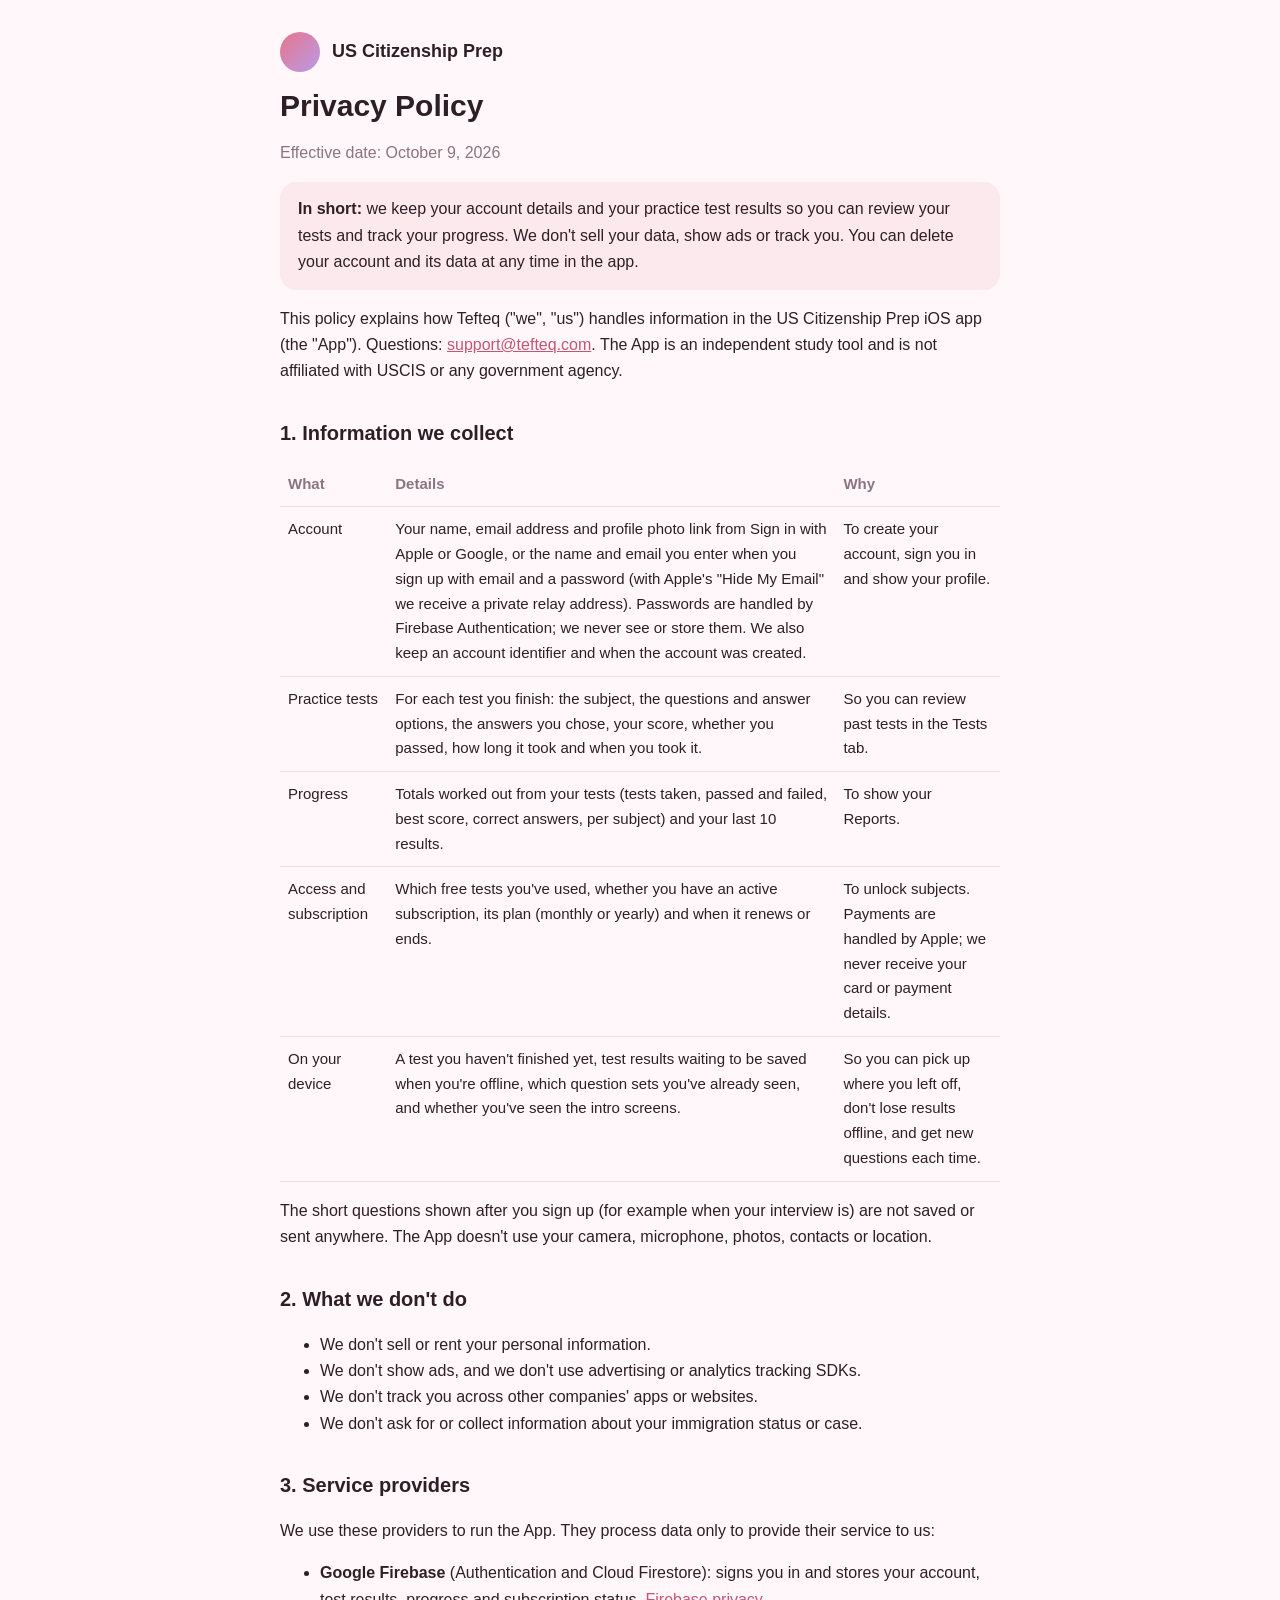
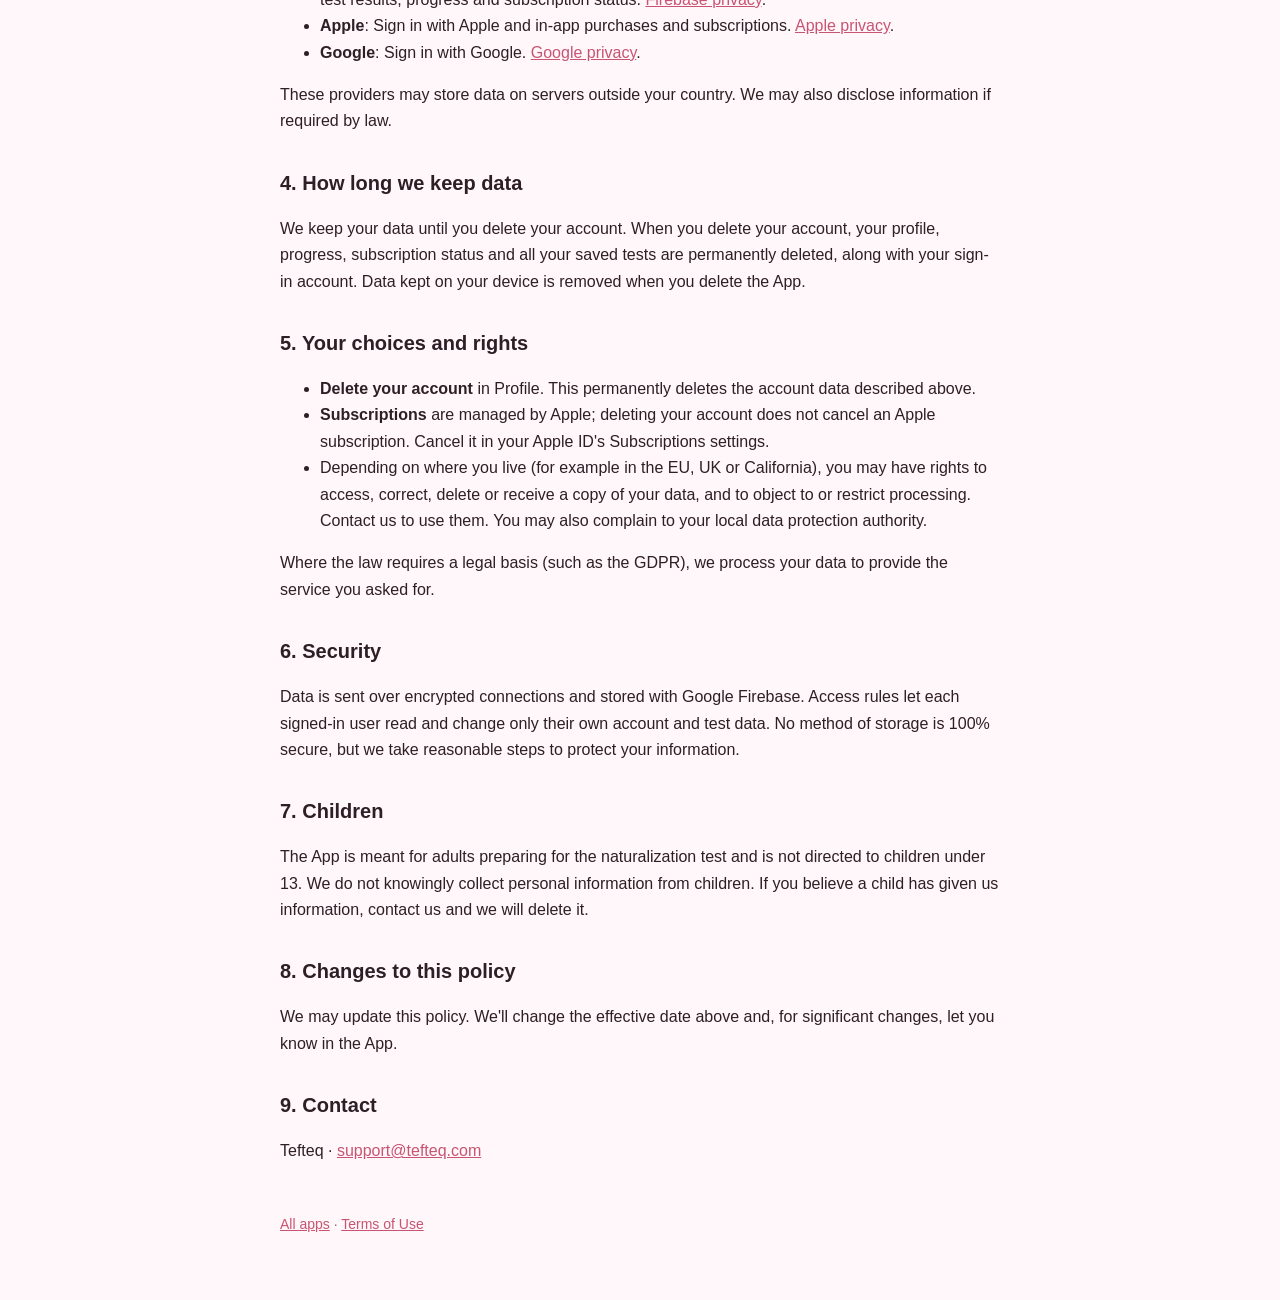
<file: citizenship/privacy.html>
<!doctype html>
<html lang="en">
<head>
  <meta charset="utf-8">
  <meta name="viewport" content="width=device-width, initial-scale=1">
  <title>US Citizenship Prep Privacy Policy</title>
  <link rel="stylesheet" href="../style.css">
</head>
<body>
<main>
  <header class="brand"><div class="logo"></div><div class="app">US Citizenship Prep</div></header>
  <h1>Privacy Policy</h1>
  <p class="muted">Effective date: October 9, 2026</p>

  <div class="note">
    <strong>In short:</strong> we keep your account details and your practice test results so you
    can review your tests and track your progress. We don't sell your data, show ads or track you.
    You can delete your account and its data at any time in the app.
  </div>

  <p>This policy explains how Tefteq ("we", "us") handles information in the US Citizenship Prep
    iOS app (the "App"). Questions: <a href="mailto:support@tefteq.com">support@tefteq.com</a>.
    The App is an independent study tool and is not affiliated with USCIS or any government
    agency.</p>

  <h2>1. Information we collect</h2>
  <table>
    <tr><th>What</th><th>Details</th><th>Why</th></tr>
    <tr>
      <td>Account</td>
      <td>Your name, email address and profile photo link from Sign in with Apple or Google, or the
        name and email you enter when you sign up with email and a password (with Apple's "Hide My
        Email" we receive a private relay address). Passwords are handled by Firebase
        Authentication; we never see or store them. We also keep an account identifier and when
        the account was created.</td>
      <td>To create your account, sign you in and show your profile.</td>
    </tr>
    <tr>
      <td>Practice tests</td>
      <td>For each test you finish: the subject, the questions and answer options, the answers you
        chose, your score, whether you passed, how long it took and when you took it.</td>
      <td>So you can review past tests in the Tests tab.</td>
    </tr>
    <tr>
      <td>Progress</td>
      <td>Totals worked out from your tests (tests taken, passed and failed, best score, correct
        answers, per subject) and your last 10 results.</td>
      <td>To show your Reports.</td>
    </tr>
    <tr>
      <td>Access and subscription</td>
      <td>Which free tests you've used, whether you have an active subscription, its plan (monthly
        or yearly) and when it renews or ends.</td>
      <td>To unlock subjects. Payments are handled by Apple; we never receive your card or payment
        details.</td>
    </tr>
    <tr>
      <td>On your device</td>
      <td>A test you haven't finished yet, test results waiting to be saved when you're offline,
        which question sets you've already seen, and whether you've seen the intro screens.</td>
      <td>So you can pick up where you left off, don't lose results offline, and get new questions
        each time.</td>
    </tr>
  </table>
  <p>The short questions shown after you sign up (for example when your interview is) are not
    saved or sent anywhere. The App doesn't use your camera, microphone, photos, contacts or
    location.</p>

  <h2>2. What we don't do</h2>
  <ul>
    <li>We don't sell or rent your personal information.</li>
    <li>We don't show ads, and we don't use advertising or analytics tracking SDKs.</li>
    <li>We don't track you across other companies' apps or websites.</li>
    <li>We don't ask for or collect information about your immigration status or case.</li>
  </ul>

  <h2>3. Service providers</h2>
  <p>We use these providers to run the App. They process data only to provide their service to us:</p>
  <ul>
    <li><strong>Google Firebase</strong> (Authentication and Cloud Firestore): signs you in and stores
      your account, test results, progress and subscription status.
      <a href="https://firebase.google.com/support/privacy">Firebase privacy</a>.</li>
    <li><strong>Apple</strong>: Sign in with Apple and in-app purchases and subscriptions.
      <a href="https://www.apple.com/legal/privacy/">Apple privacy</a>.</li>
    <li><strong>Google</strong>: Sign in with Google.
      <a href="https://policies.google.com/privacy">Google privacy</a>.</li>
  </ul>
  <p>These providers may store data on servers outside your country. We may also disclose
    information if required by law.</p>

  <h2>4. How long we keep data</h2>
  <p>We keep your data until you delete your account. When you delete your account, your profile,
    progress, subscription status and all your saved tests are permanently deleted, along with your
    sign-in account. Data kept on your device is removed when you delete the App.</p>

  <h2>5. Your choices and rights</h2>
  <ul>
    <li><strong>Delete your account</strong> in Profile. This permanently deletes the account data
      described above.</li>
    <li><strong>Subscriptions</strong> are managed by Apple; deleting your account does not cancel an
      Apple subscription. Cancel it in your Apple ID's Subscriptions settings.</li>
    <li>Depending on where you live (for example in the EU, UK or California), you may have rights to
      access, correct, delete or receive a copy of your data, and to object to or restrict
      processing. Contact us to use them. You may also complain to your local data protection
      authority.</li>
  </ul>
  <p>Where the law requires a legal basis (such as the GDPR), we process your data to provide the
    service you asked for.</p>

  <h2>6. Security</h2>
  <p>Data is sent over encrypted connections and stored with Google Firebase. Access rules let each
    signed-in user read and change only their own account and test data. No method of storage is
    100% secure, but we take reasonable steps to protect your information.</p>

  <h2>7. Children</h2>
  <p>The App is meant for adults preparing for the naturalization test and is not directed to
    children under 13. We do not knowingly collect personal information from children. If you
    believe a child has given us information, contact us and we will delete it.</p>

  <h2>8. Changes to this policy</h2>
  <p>We may update this policy. We'll change the effective date above and, for significant changes,
    let you know in the App.</p>

  <h2>9. Contact</h2>
  <p>Tefteq · <a href="mailto:support@tefteq.com">support@tefteq.com</a></p>

  <footer><a href="../index.html">All apps</a> · <a href="terms.html">Terms of Use</a></footer>
</main>
</body>
</html>
</file>
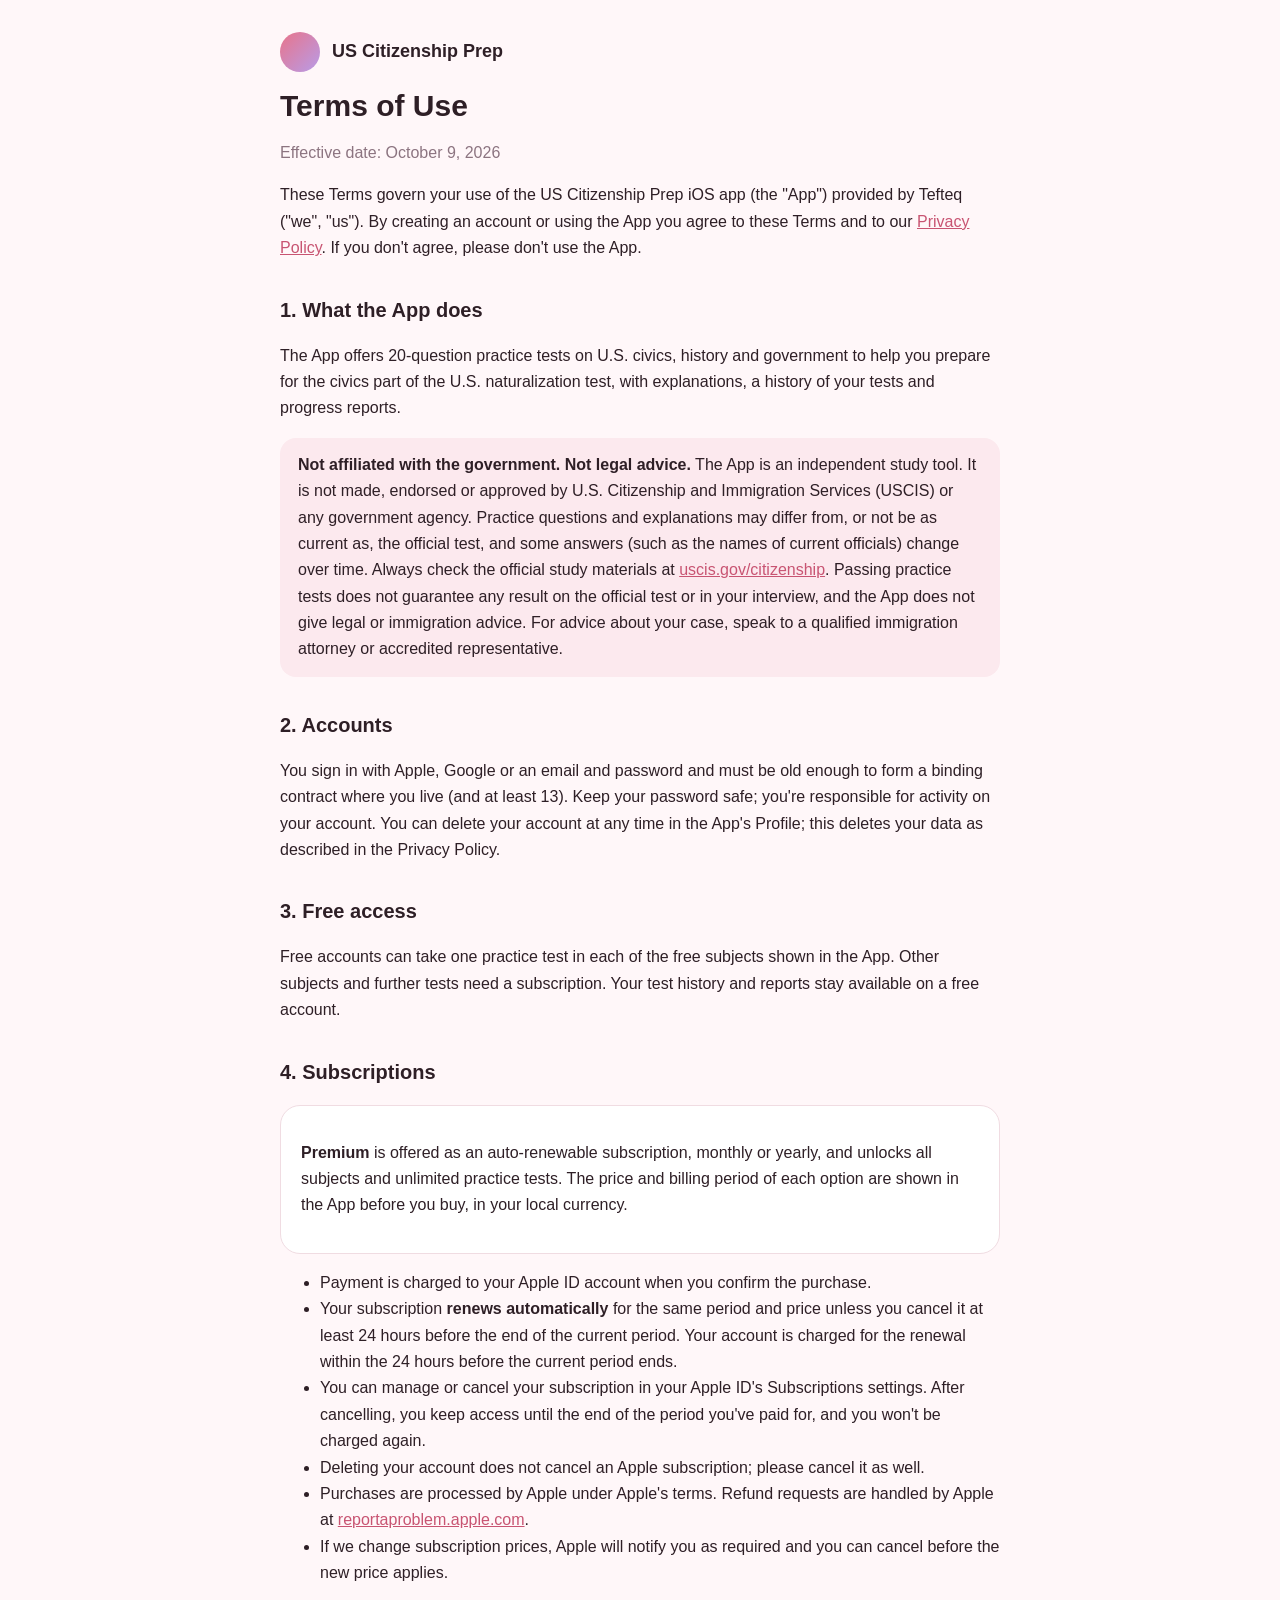
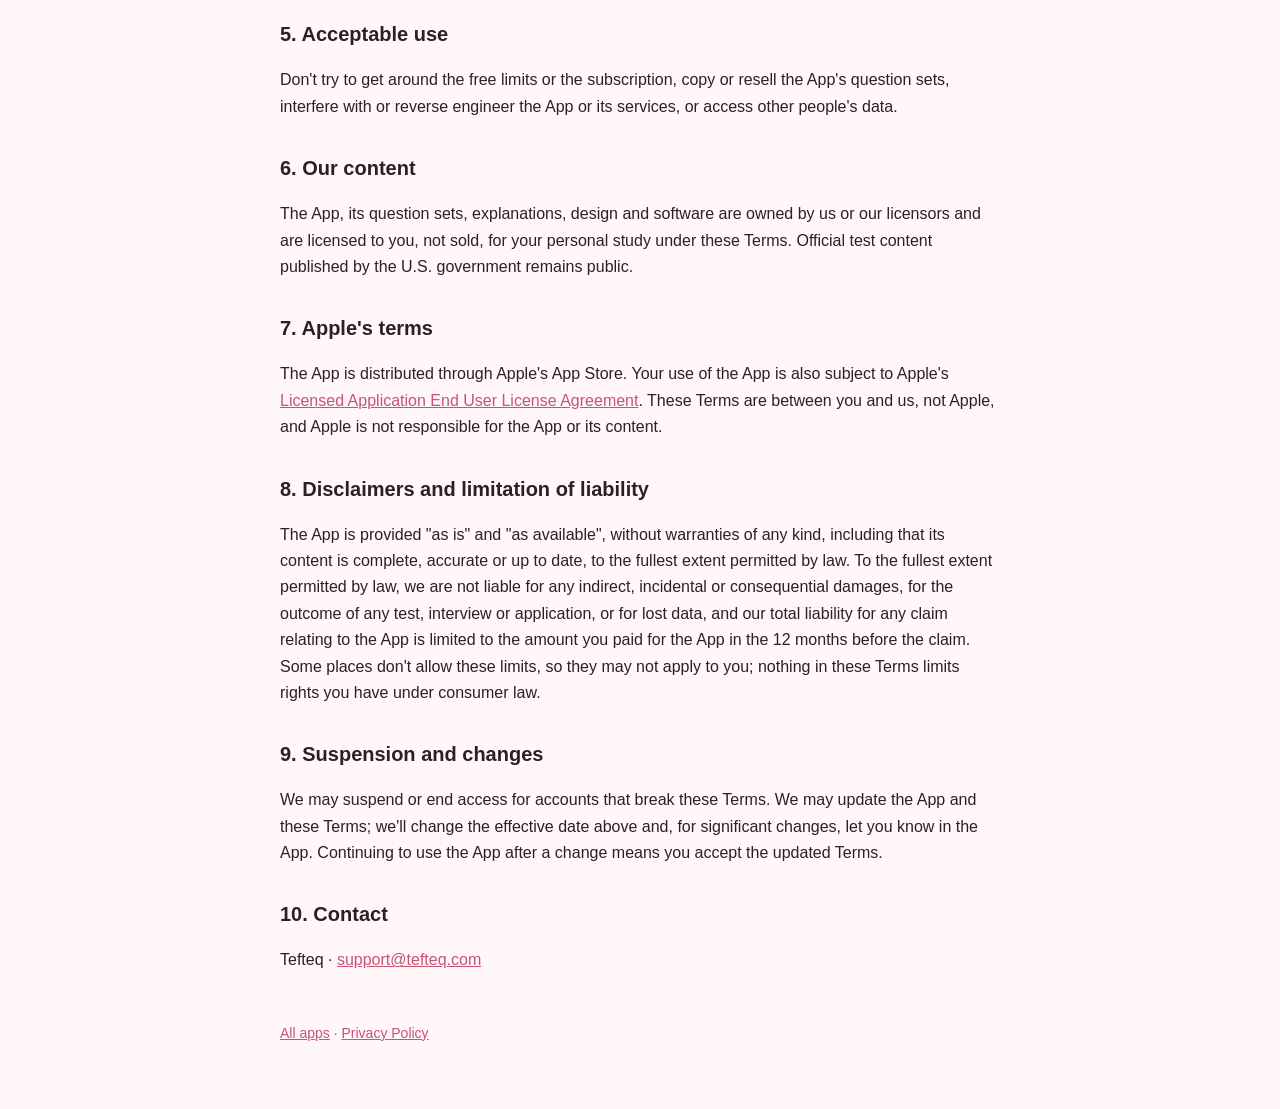
<file: citizenship/terms.html>
<!doctype html>
<html lang="en">
<head>
  <meta charset="utf-8">
  <meta name="viewport" content="width=device-width, initial-scale=1">
  <title>US Citizenship Prep Terms of Use</title>
  <link rel="stylesheet" href="../style.css">
</head>
<body>
<main>
  <header class="brand"><div class="logo"></div><div class="app">US Citizenship Prep</div></header>
  <h1>Terms of Use</h1>
  <p class="muted">Effective date: October 9, 2026</p>

  <p>These Terms govern your use of the US Citizenship Prep iOS app (the "App") provided by Tefteq
    ("we", "us"). By creating an account or using the App you agree to these Terms and to our
    <a href="privacy.html">Privacy Policy</a>. If you don't agree, please don't use the App.</p>

  <h2>1. What the App does</h2>
  <p>The App offers 20-question practice tests on U.S. civics, history and government to help you
    prepare for the civics part of the U.S. naturalization test, with explanations, a history of
    your tests and progress reports.</p>
  <div class="note">
    <strong>Not affiliated with the government. Not legal advice.</strong> The App is an independent
    study tool. It is not made, endorsed or approved by U.S. Citizenship and Immigration Services
    (USCIS) or any government agency. Practice questions and explanations may differ from, or not be
    as current as, the official test, and some answers (such as the names of current officials)
    change over time. Always check the official study materials at
    <a href="https://www.uscis.gov/citizenship">uscis.gov/citizenship</a>. Passing practice tests
    does not guarantee any result on the official test or in your interview, and the App does not
    give legal or immigration advice. For advice about your case, speak to a qualified immigration
    attorney or accredited representative.
  </div>

  <h2>2. Accounts</h2>
  <p>You sign in with Apple, Google or an email and password and must be old enough to form a binding
    contract where you live (and at least 13). Keep your password safe; you're responsible for
    activity on your account. You can delete your account at any time in the App's Profile; this
    deletes your data as described in the Privacy Policy.</p>

  <h2>3. Free access</h2>
  <p>Free accounts can take one practice test in each of the free subjects shown in the App. Other
    subjects and further tests need a subscription. Your test history and reports stay available on a
    free account.</p>

  <h2>4. Subscriptions</h2>
  <div class="card">
    <p><strong>Premium</strong> is offered as an auto-renewable subscription, monthly or yearly, and
      unlocks all subjects and unlimited practice tests. The price and billing period of each option
      are shown in the App before you buy, in your local currency.</p>
  </div>
  <ul>
    <li>Payment is charged to your Apple ID account when you confirm the purchase.</li>
    <li>Your subscription <strong>renews automatically</strong> for the same period and price unless
      you cancel it at least 24 hours before the end of the current period. Your account is charged
      for the renewal within the 24 hours before the current period ends.</li>
    <li>You can manage or cancel your subscription in your Apple ID's Subscriptions settings. After
      cancelling, you keep access until the end of the period you've paid for, and you won't be
      charged again.</li>
    <li>Deleting your account does not cancel an Apple subscription; please cancel it as well.</li>
    <li>Purchases are processed by Apple under Apple's terms. Refund requests are handled by Apple at
      <a href="https://reportaproblem.apple.com">reportaproblem.apple.com</a>.</li>
    <li>If we change subscription prices, Apple will notify you as required and you can cancel before
      the new price applies.</li>
  </ul>

  <h2>5. Acceptable use</h2>
  <p>Don't try to get around the free limits or the subscription, copy or resell the App's question
    sets, interfere with or reverse engineer the App or its services, or access other people's
    data.</p>

  <h2>6. Our content</h2>
  <p>The App, its question sets, explanations, design and software are owned by us or our licensors
    and are licensed to you, not sold, for your personal study under these Terms. Official test
    content published by the U.S. government remains public.</p>

  <h2>7. Apple's terms</h2>
  <p>The App is distributed through Apple's App Store. Your use of the App is also subject to Apple's
    <a href="https://www.apple.com/legal/internet-services/itunes/dev/stdeula/">Licensed Application
    End User License Agreement</a>. These Terms are between you and us, not Apple, and Apple is not
    responsible for the App or its content.</p>

  <h2>8. Disclaimers and limitation of liability</h2>
  <p>The App is provided "as is" and "as available", without warranties of any kind, including that
    its content is complete, accurate or up to date, to the fullest extent permitted by law. To the
    fullest extent permitted by law, we are not liable for any indirect, incidental or consequential
    damages, for the outcome of any test, interview or application, or for lost data, and our total
    liability for any claim relating to the App is limited to the amount you paid for the App in the
    12 months before the claim. Some places don't allow these limits, so they may not apply to you;
    nothing in these Terms limits rights you have under consumer law.</p>

  <h2>9. Suspension and changes</h2>
  <p>We may suspend or end access for accounts that break these Terms. We may update the App and these
    Terms; we'll change the effective date above and, for significant changes, let you know in the App.
    Continuing to use the App after a change means you accept the updated Terms.</p>

  <h2>10. Contact</h2>
  <p>Tefteq · <a href="mailto:support@tefteq.com">support@tefteq.com</a></p>

  <footer><a href="../index.html">All apps</a> · <a href="privacy.html">Privacy Policy</a></footer>
</main>
</body>
</html>
</file>
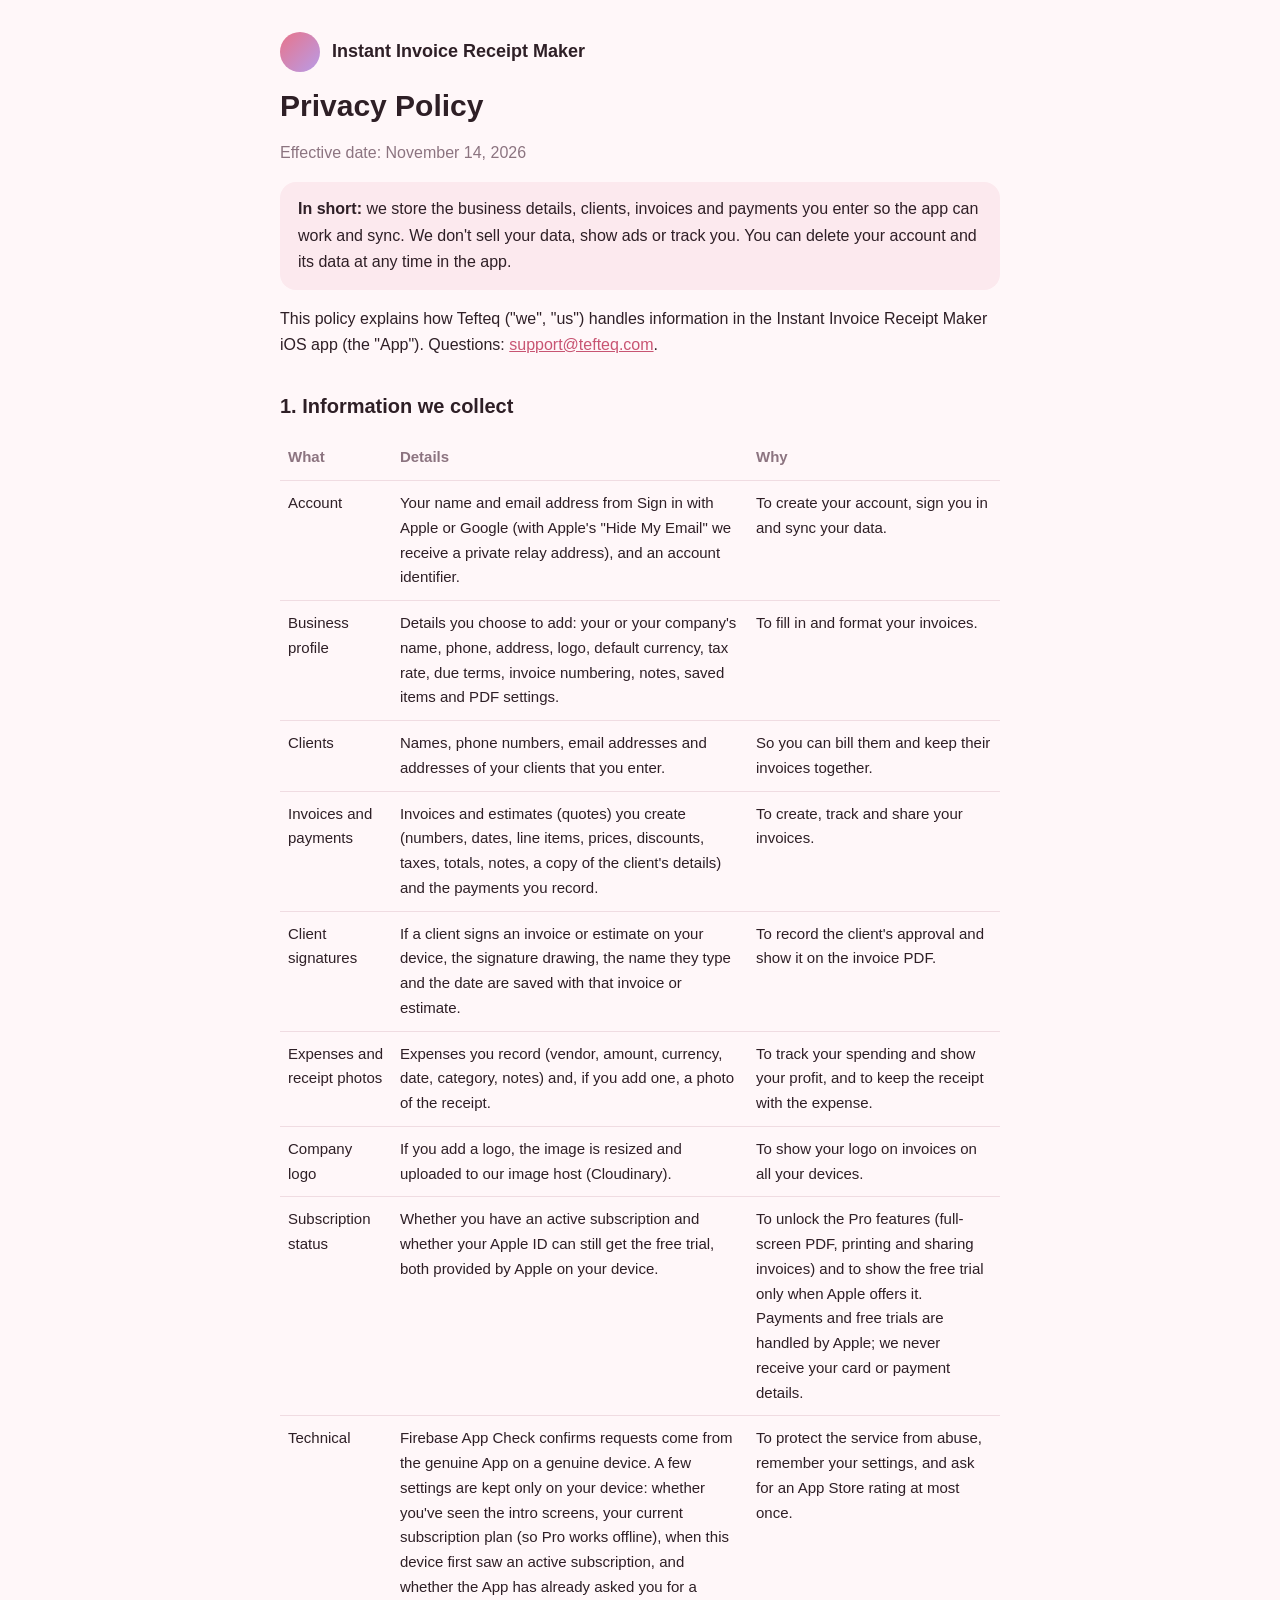
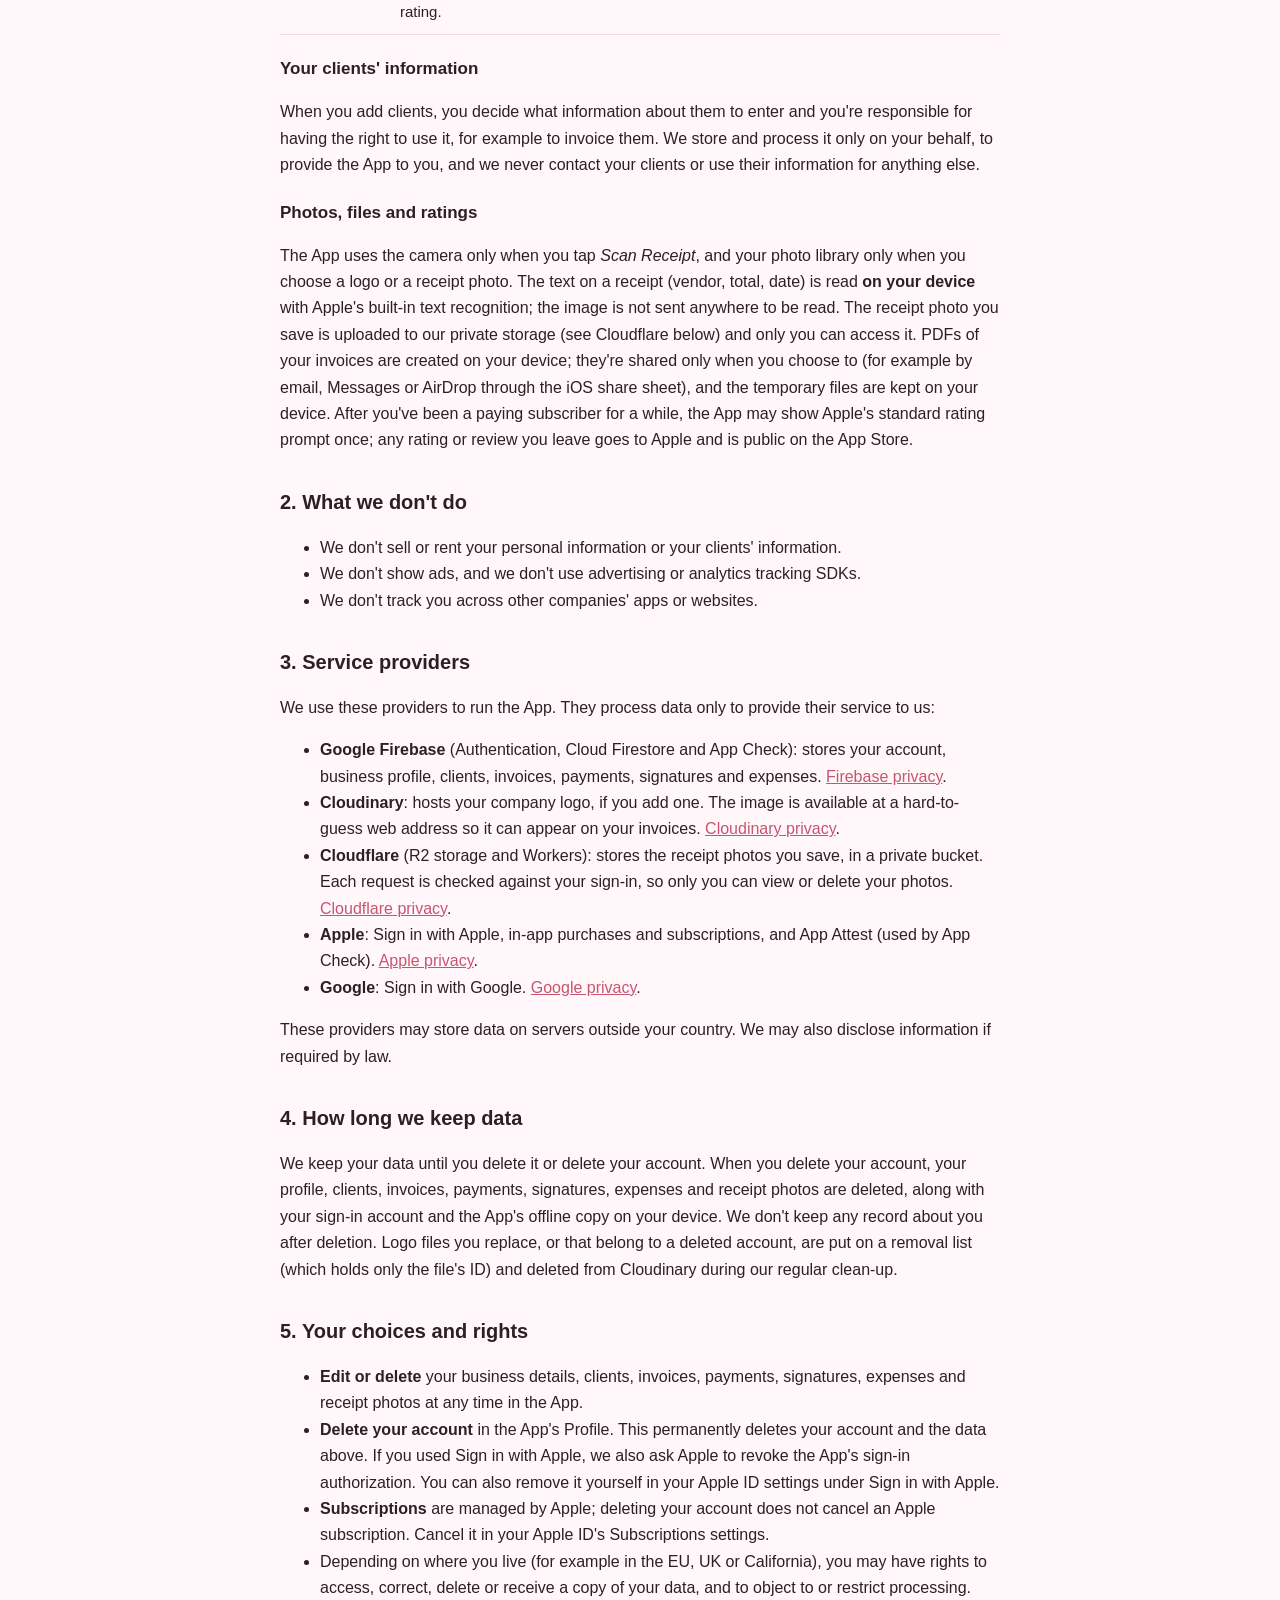
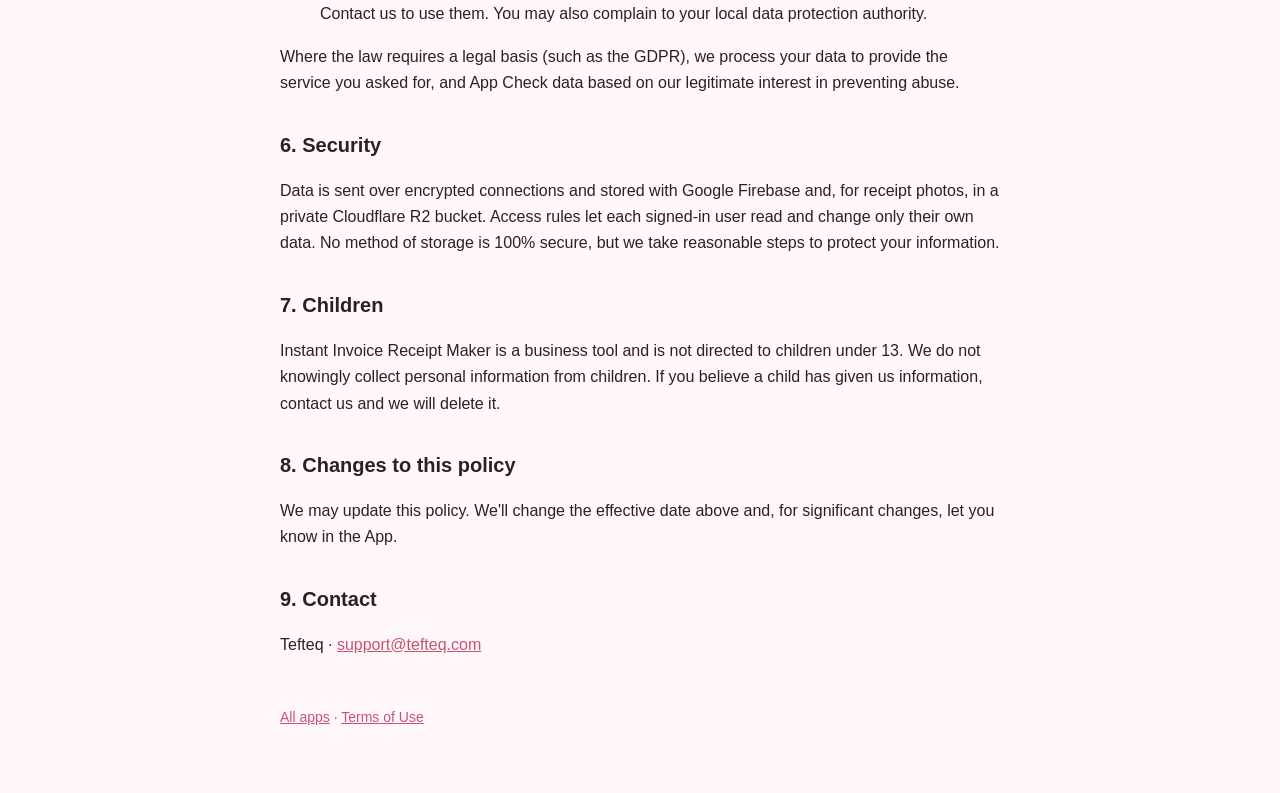
<file: invoice/privacy.html>
<!doctype html>
<html lang="en">
<head>
  <meta charset="utf-8">
  <meta name="viewport" content="width=device-width, initial-scale=1">
  <title>Instant Invoice Receipt Maker Privacy Policy</title>
  <link rel="stylesheet" href="../style.css">
</head>
<body>
<main>
  <header class="brand"><div class="logo"></div><div class="app">Instant Invoice Receipt Maker</div></header>
  <h1>Privacy Policy</h1>
  <p class="muted">Effective date: November 14, 2026</p>

  <div class="note">
    <strong>In short:</strong> we store the business details, clients, invoices and payments you
    enter so the app can work and sync. We don't sell your data, show ads or track you. You can
    delete your account and its data at any time in the app.
  </div>

  <p>This policy explains how Tefteq ("we", "us") handles information in the Instant Invoice Receipt Maker iOS app
    (the "App"). Questions: <a href="mailto:support@tefteq.com">support@tefteq.com</a>.</p>

  <h2>1. Information we collect</h2>
  <table>
    <tr><th>What</th><th>Details</th><th>Why</th></tr>
    <tr>
      <td>Account</td>
      <td>Your name and email address from Sign in with Apple or Google (with Apple's "Hide My Email"
        we receive a private relay address), and an account identifier.</td>
      <td>To create your account, sign you in and sync your data.</td>
    </tr>
    <tr>
      <td>Business profile</td>
      <td>Details you choose to add: your or your company's name, phone, address, logo, default
        currency, tax rate, due terms, invoice numbering, notes, saved items and PDF settings.</td>
      <td>To fill in and format your invoices.</td>
    </tr>
    <tr>
      <td>Clients</td>
      <td>Names, phone numbers, email addresses and addresses of your clients that you enter.</td>
      <td>So you can bill them and keep their invoices together.</td>
    </tr>
    <tr>
      <td>Invoices and payments</td>
      <td>Invoices and estimates (quotes) you create (numbers, dates, line items, prices, discounts, taxes,
        totals, notes, a copy of the client's details) and the payments you record.</td>
      <td>To create, track and share your invoices.</td>
    </tr>
    <tr>
      <td>Client signatures</td>
      <td>If a client signs an invoice or estimate on your device, the signature drawing, the name
        they type and the date are saved with that invoice or estimate.</td>
      <td>To record the client's approval and show it on the invoice PDF.</td>
    </tr>
    <tr>
      <td>Expenses and receipt photos</td>
      <td>Expenses you record (vendor, amount, currency, date, category, notes) and, if you add one,
        a photo of the receipt.</td>
      <td>To track your spending and show your profit, and to keep the receipt with the expense.</td>
    </tr>
    <tr>
      <td>Company logo</td>
      <td>If you add a logo, the image is resized and uploaded to our image host (Cloudinary).</td>
      <td>To show your logo on invoices on all your devices.</td>
    </tr>
    <tr>
      <td>Subscription status</td>
      <td>Whether you have an active subscription and whether your Apple ID can still get the free
        trial, both provided by Apple on your device.</td>
      <td>To unlock the Pro features (full-screen PDF, printing and sharing invoices) and to show the
        free trial only when Apple offers it. Payments and free trials are handled by Apple; we never receive your card
        or payment details.</td>
    </tr>
    <tr>
      <td>Technical</td>
      <td>Firebase App Check confirms requests come from the genuine App on a genuine device. A few
        settings are kept only on your device: whether you've seen the intro screens, your current
        subscription plan (so Pro works offline), when this device first saw an active
        subscription, and whether the App has already asked you for a rating.</td>
      <td>To protect the service from abuse, remember your settings, and ask for an App Store rating
        at most once.</td>
    </tr>
  </table>

  <h3>Your clients' information</h3>
  <p>When you add clients, you decide what information about them to enter and you're responsible
    for having the right to use it, for example to invoice them. We store and process it only on
    your behalf, to provide the App to you, and we never contact your clients or use their
    information for anything else.</p>

  <h3>Photos, files and ratings</h3>
  <p>The App uses the camera only when you tap <em>Scan Receipt</em>, and your photo library only
    when you choose a logo or a receipt photo. The text on a receipt (vendor, total, date) is read
    <strong>on your device</strong> with Apple's built-in text recognition; the image is not sent
    anywhere to be read. The receipt photo you save is uploaded to our private storage (see
    Cloudflare below) and only you can access it. PDFs of your invoices are
    created on your device; they're shared only when you choose to (for example by email, Messages
    or AirDrop through the iOS share sheet), and the temporary files are kept on your device. After
    you've been a paying subscriber for a while, the App may show Apple's standard rating prompt
    once; any rating or review you leave goes to Apple and is public on the App Store.</p>

  <h2>2. What we don't do</h2>
  <ul>
    <li>We don't sell or rent your personal information or your clients' information.</li>
    <li>We don't show ads, and we don't use advertising or analytics tracking SDKs.</li>
    <li>We don't track you across other companies' apps or websites.</li>
  </ul>

  <h2>3. Service providers</h2>
  <p>We use these providers to run the App. They process data only to provide their service to us:</p>
  <ul>
    <li><strong>Google Firebase</strong> (Authentication, Cloud Firestore and App Check): stores your
      account, business profile, clients, invoices, payments, signatures and expenses.
      <a href="https://firebase.google.com/support/privacy">Firebase privacy</a>.</li>
    <li><strong>Cloudinary</strong>: hosts your company logo, if you add one. The image is available
      at a hard-to-guess web address so it can appear on your invoices.
      <a href="https://cloudinary.com/privacy">Cloudinary privacy</a>.</li>
    <li><strong>Cloudflare</strong> (R2 storage and Workers): stores the receipt photos you save,
      in a private bucket. Each request is checked against your sign-in, so only you can view or
      delete your photos.
      <a href="https://www.cloudflare.com/privacypolicy/">Cloudflare privacy</a>.</li>
    <li><strong>Apple</strong>: Sign in with Apple, in-app purchases and subscriptions, and App Attest
      (used by App Check). <a href="https://www.apple.com/legal/privacy/">Apple privacy</a>.</li>
    <li><strong>Google</strong>: Sign in with Google.
      <a href="https://policies.google.com/privacy">Google privacy</a>.</li>
  </ul>
  <p>These providers may store data on servers outside your country. We may also disclose
    information if required by law.</p>

  <h2>4. How long we keep data</h2>
  <p>We keep your data until you delete it or delete your account. When you delete your account,
    your profile, clients, invoices, payments, signatures, expenses and receipt photos are deleted, along with your sign-in account and
    the App's offline copy on your device. We don't keep any record about you after deletion.
    Logo files you replace, or that belong to a deleted account, are put on a removal list (which
    holds only the file's ID) and deleted from Cloudinary during our regular clean-up.</p>

  <h2>5. Your choices and rights</h2>
  <ul>
    <li><strong>Edit or delete</strong> your business details, clients, invoices, payments,
      signatures, expenses and receipt photos at any time in the App.</li>
    <li><strong>Delete your account</strong> in the App's Profile. This permanently deletes your
      account and the data above. If you used Sign in with Apple, we also ask Apple to revoke the
      App's sign-in authorization. You can also remove it yourself in your Apple ID settings under
      Sign in with Apple.</li>
    <li><strong>Subscriptions</strong> are managed by Apple; deleting your account does not cancel an
      Apple subscription. Cancel it in your Apple ID's Subscriptions settings.</li>
    <li>Depending on where you live (for example in the EU, UK or California), you may have rights to
      access, correct, delete or receive a copy of your data, and to object to or restrict
      processing. Contact us to use them. You may also complain to your local data protection
      authority.</li>
  </ul>
  <p>Where the law requires a legal basis (such as the GDPR), we process your data to provide the
    service you asked for, and App Check data based on our legitimate interest in preventing
    abuse.</p>

  <h2>6. Security</h2>
  <p>Data is sent over encrypted connections and stored with Google Firebase and, for receipt photos,
    in a private Cloudflare R2 bucket. Access rules let each signed-in user read and change only
    their own data. No method of storage is 100% secure, but we
    take reasonable steps to protect your information.</p>

  <h2>7. Children</h2>
  <p>Instant Invoice Receipt Maker is a business tool and is not directed to children under 13. We do not knowingly
    collect personal information from children. If you believe a child has given us information,
    contact us and we will delete it.</p>

  <h2>8. Changes to this policy</h2>
  <p>We may update this policy. We'll change the effective date above and, for significant changes,
    let you know in the App.</p>

  <h2>9. Contact</h2>
  <p>Tefteq · <a href="mailto:support@tefteq.com">support@tefteq.com</a></p>

  <footer><a href="../index.html">All apps</a> · <a href="terms.html">Terms of Use</a></footer>
</main>
</body>
</html>
</file>
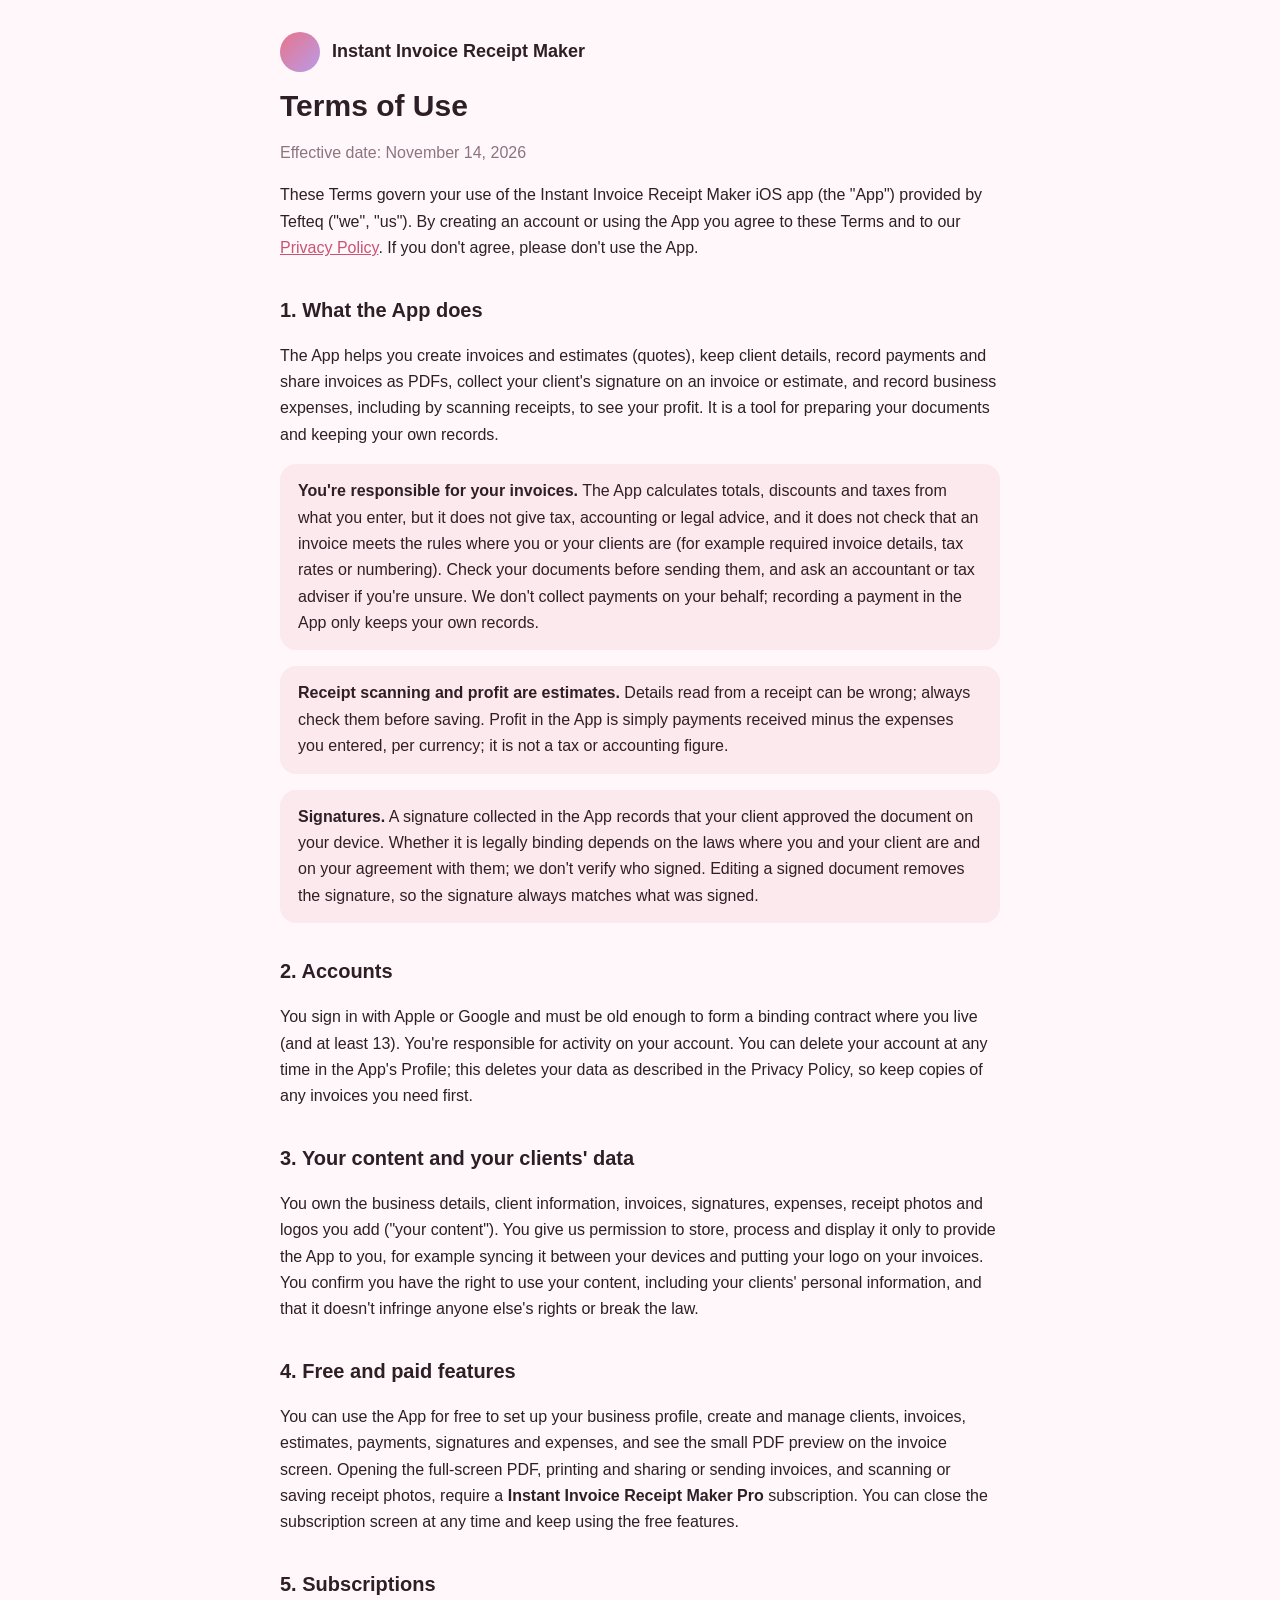
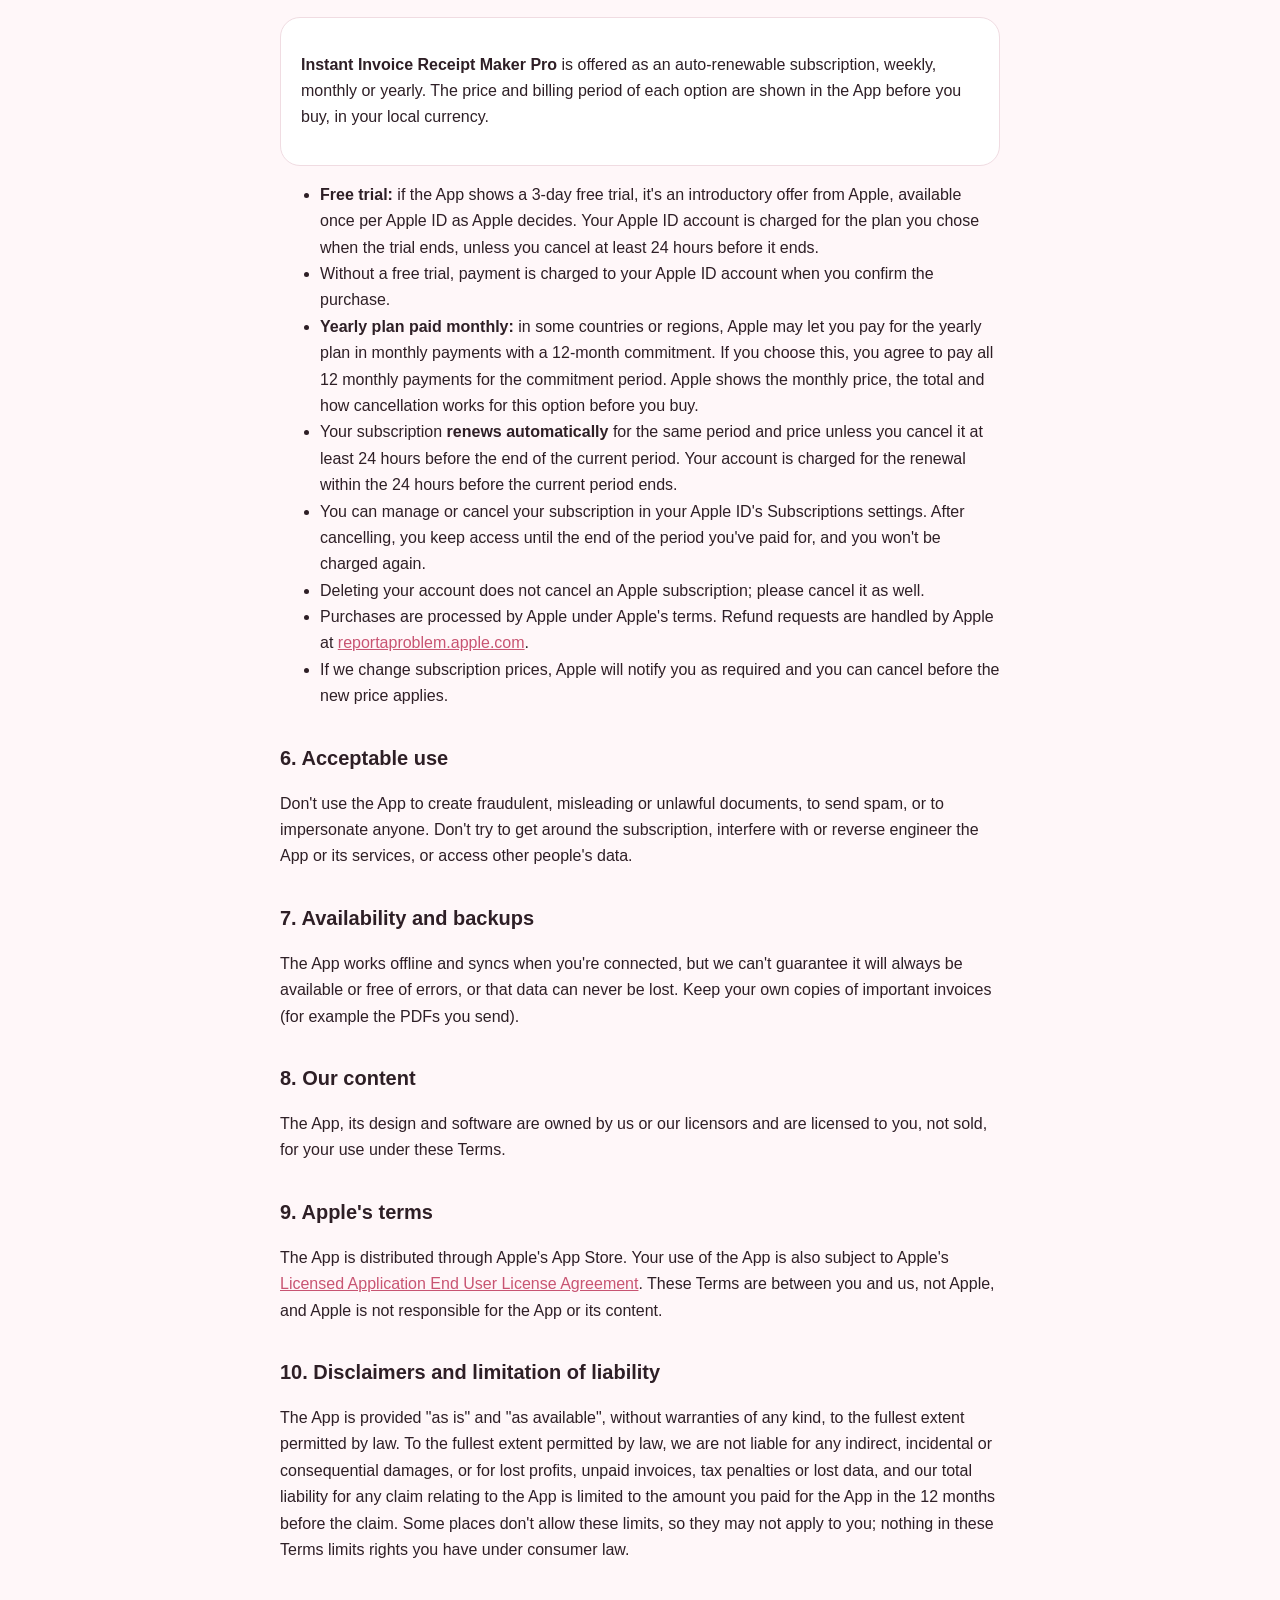
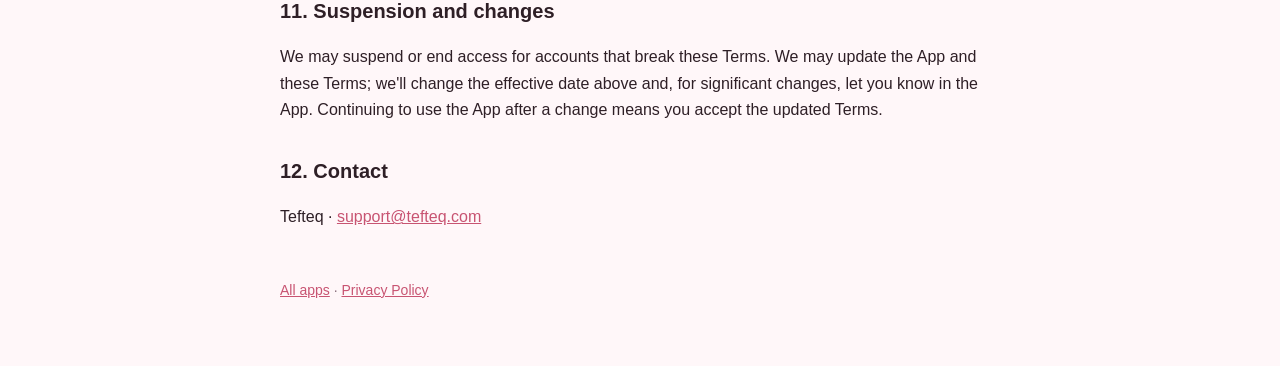
<file: invoice/terms.html>
<!doctype html>
<html lang="en">
<head>
  <meta charset="utf-8">
  <meta name="viewport" content="width=device-width, initial-scale=1">
  <title>Instant Invoice Receipt Maker Terms of Use</title>
  <link rel="stylesheet" href="../style.css">
</head>
<body>
<main>
  <header class="brand"><div class="logo"></div><div class="app">Instant Invoice Receipt Maker</div></header>
  <h1>Terms of Use</h1>
  <p class="muted">Effective date: November 14, 2026</p>

  <p>These Terms govern your use of the Instant Invoice Receipt Maker iOS app (the "App") provided by Tefteq ("we",
    "us"). By creating an account or using the App you agree to these Terms and to our
    <a href="privacy.html">Privacy Policy</a>. If you don't agree, please don't use the App.</p>

  <h2>1. What the App does</h2>
  <p>The App helps you create invoices and estimates (quotes), keep client details, record payments and share
    invoices as PDFs, collect your client's signature on an invoice or estimate, and record business
    expenses, including by scanning receipts, to see your profit. It is a tool for preparing your
    documents and keeping your own records.</p>
  <div class="note">
    <strong>You're responsible for your invoices.</strong> The App calculates totals, discounts and
    taxes from what you enter, but it does not give tax, accounting or legal advice, and it does not
    check that an invoice meets the rules where you or your clients are (for example required
    invoice details, tax rates or numbering). Check your documents before sending them, and ask an
    accountant or tax adviser if you're unsure. We don't collect payments on your behalf; recording
    a payment in the App only keeps your own records.
  </div>
  <div class="note">
    <strong>Receipt scanning and profit are estimates.</strong> Details read from a receipt can be
    wrong; always check them before saving. Profit in the App is simply payments received minus the
    expenses you entered, per currency; it is not a tax or accounting figure.
  </div>
  <div class="note">
    <strong>Signatures.</strong> A signature collected in the App records that your client approved
    the document on your device. Whether it is legally binding depends on the laws where you and
    your client are and on your agreement with them; we don't verify who signed. Editing a signed
    document removes the signature, so the signature always matches what was signed.
  </div>

  <h2>2. Accounts</h2>
  <p>You sign in with Apple or Google and must be old enough to form a binding contract where you
    live (and at least 13). You're responsible for activity on your account. You can delete your
    account at any time in the App's Profile; this deletes your data as described in the Privacy
    Policy, so keep copies of any invoices you need first.</p>

  <h2>3. Your content and your clients' data</h2>
  <p>You own the business details, client information, invoices, signatures, expenses, receipt
    photos and logos you add ("your content").
    You give us permission to store, process and display it only to provide the App to you, for
    example syncing it between your devices and putting your logo on your invoices. You confirm you
    have the right to use your content, including your clients' personal information, and that it
    doesn't infringe anyone else's rights or break the law.</p>

  <h2>4. Free and paid features</h2>
  <p>You can use the App for free to set up your business profile, create and manage clients,
    invoices, estimates, payments, signatures and expenses, and see the small PDF preview on the
    invoice screen. Opening the full-screen PDF, printing and sharing or sending invoices, and
    scanning or saving receipt photos, require a
    <strong>Instant Invoice Receipt Maker Pro</strong> subscription. You can close the subscription screen at any time and
    keep using the free features.</p>

  <h2>5. Subscriptions</h2>
  <div class="card">
    <p><strong>Instant Invoice Receipt Maker Pro</strong> is offered as an auto-renewable subscription, weekly,
      monthly or yearly. The price and billing period of each option are shown in the App before
      you buy, in your local currency.</p>
  </div>
  <ul>
    <li><strong>Free trial:</strong> if the App shows a 3-day free trial, it's an introductory offer
      from Apple, available once per Apple ID as Apple decides. Your Apple ID account is charged
      for the plan you chose when the trial ends, unless you cancel at least 24 hours before it
      ends.</li>
    <li>Without a free trial, payment is charged to your Apple ID account when you confirm the
      purchase.</li>
    <li><strong>Yearly plan paid monthly:</strong> in some countries or regions, Apple may let you
      pay for the yearly plan in monthly payments with a 12-month commitment. If you choose this,
      you agree to pay all 12 monthly payments for the commitment period. Apple shows the monthly
      price, the total and how cancellation works for this option before you buy.</li>
    <li>Your subscription <strong>renews automatically</strong> for the same period and price unless
      you cancel it at least 24 hours before the end of the current period. Your account is charged
      for the renewal within the 24 hours before the current period ends.</li>
    <li>You can manage or cancel your subscription in your Apple ID's Subscriptions settings. After
      cancelling, you keep access until the end of the period you've paid for, and you won't be
      charged again.</li>
    <li>Deleting your account does not cancel an Apple subscription; please cancel it as well.</li>
    <li>Purchases are processed by Apple under Apple's terms. Refund requests are handled by Apple at
      <a href="https://reportaproblem.apple.com">reportaproblem.apple.com</a>.</li>
    <li>If we change subscription prices, Apple will notify you as required and you can cancel before
      the new price applies.</li>
  </ul>

  <h2>6. Acceptable use</h2>
  <p>Don't use the App to create fraudulent, misleading or unlawful documents, to send spam, or to
    impersonate anyone. Don't try to get around the subscription, interfere with or reverse engineer the App or its services, or access other
    people's data.</p>

  <h2>7. Availability and backups</h2>
  <p>The App works offline and syncs when you're connected, but we can't guarantee it will always be
    available or free of errors, or that data can never be lost. Keep your own copies of important
    invoices (for example the PDFs you send).</p>

  <h2>8. Our content</h2>
  <p>The App, its design and software are owned by us or our licensors and are licensed to you, not
    sold, for your use under these Terms.</p>

  <h2>9. Apple's terms</h2>
  <p>The App is distributed through Apple's App Store. Your use of the App is also subject to Apple's
    <a href="https://www.apple.com/legal/internet-services/itunes/dev/stdeula/">Licensed Application
    End User License Agreement</a>. These Terms are between you and us, not Apple, and Apple is not
    responsible for the App or its content.</p>

  <h2>10. Disclaimers and limitation of liability</h2>
  <p>The App is provided "as is" and "as available", without warranties of any kind, to the fullest
    extent permitted by law. To the fullest extent permitted by law, we are not liable for any
    indirect, incidental or consequential damages, or for lost profits, unpaid invoices, tax
    penalties or lost data, and our total liability for any claim relating to the App is limited to
    the amount you paid for the App in the 12 months before the claim. Some places don't allow these
    limits, so they may not apply to you; nothing in these Terms limits rights you have under consumer
    law.</p>

  <h2>11. Suspension and changes</h2>
  <p>We may suspend or end access for accounts that break these Terms. We may update the App and these
    Terms; we'll change the effective date above and, for significant changes, let you know in the App.
    Continuing to use the App after a change means you accept the updated Terms.</p>

  <h2>12. Contact</h2>
  <p>Tefteq · <a href="mailto:support@tefteq.com">support@tefteq.com</a></p>

  <footer><a href="../index.html">All apps</a> · <a href="privacy.html">Privacy Policy</a></footer>
</main>
</body>
</html>
</file>
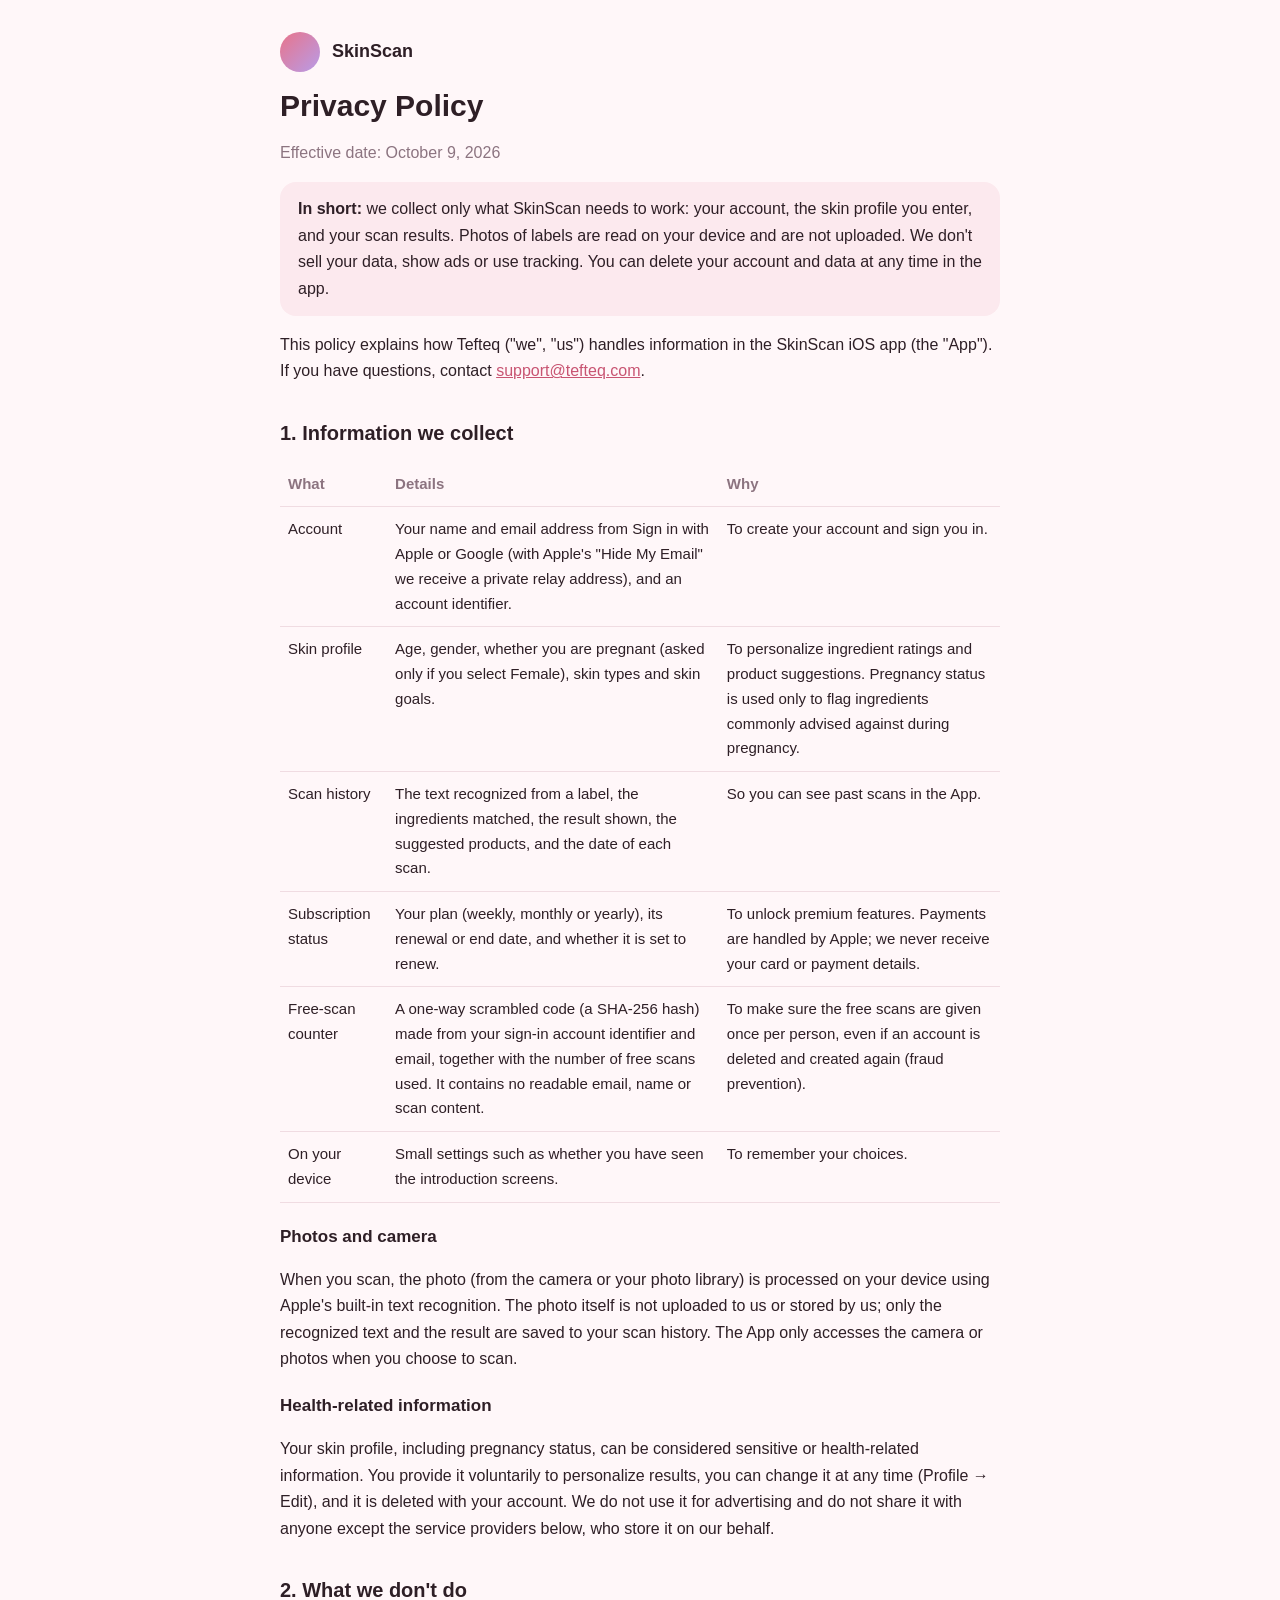
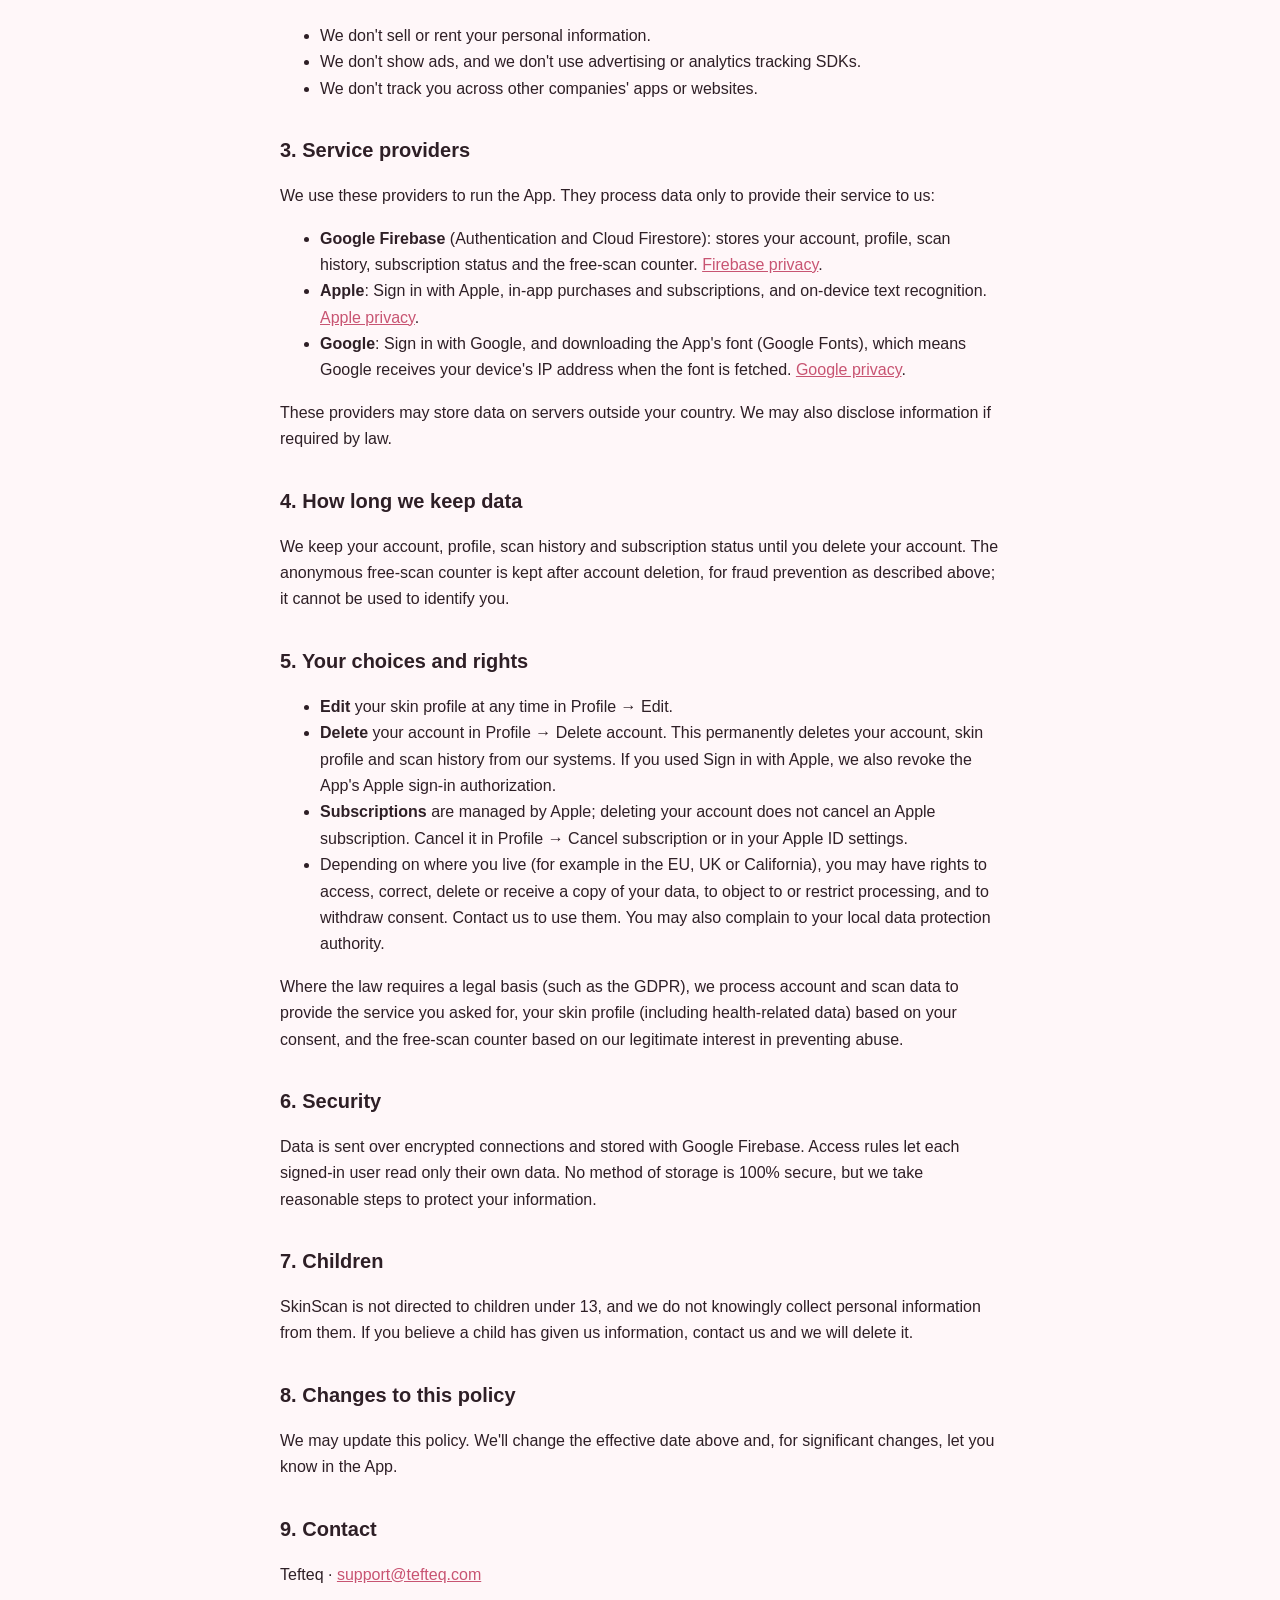
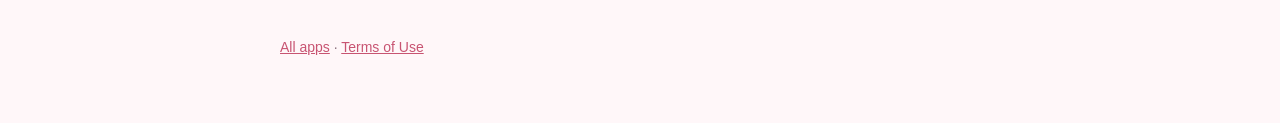
<file: skinscan/privacy.html>
<!doctype html>
<html lang="en">
<head>
  <meta charset="utf-8">
  <meta name="viewport" content="width=device-width, initial-scale=1">
  <title>SkinScan Privacy Policy</title>
  <link rel="stylesheet" href="../style.css">
</head>
<body>
<main>
  <header class="brand"><div class="logo"></div><div class="app">SkinScan</div></header>
  <h1>Privacy Policy</h1>
  <p class="muted">Effective date: October 9, 2026</p>

  <div class="note">
    <strong>In short:</strong> we collect only what SkinScan needs to work: your account, the skin
    profile you enter, and your scan results. Photos of labels are read on your device and are not
    uploaded. We don't sell your data, show ads or use tracking. You can delete your account and data
    at any time in the app.
  </div>

  <p>This policy explains how Tefteq ("we", "us") handles information in the SkinScan
    iOS app (the "App"). If you have questions, contact
    <a href="mailto:support@tefteq.com">support@tefteq.com</a>.</p>

  <h2>1. Information we collect</h2>
  <table>
    <tr><th>What</th><th>Details</th><th>Why</th></tr>
    <tr>
      <td>Account</td>
      <td>Your name and email address from Sign in with Apple or Google (with Apple's "Hide My Email"
        we receive a private relay address), and an account identifier.</td>
      <td>To create your account and sign you in.</td>
    </tr>
    <tr>
      <td>Skin profile</td>
      <td>Age, gender, whether you are pregnant (asked only if you select Female), skin types and skin
        goals.</td>
      <td>To personalize ingredient ratings and product suggestions. Pregnancy status is used only to
        flag ingredients commonly advised against during pregnancy.</td>
    </tr>
    <tr>
      <td>Scan history</td>
      <td>The text recognized from a label, the ingredients matched, the result shown, the
        suggested products, and the date of each scan.</td>
      <td>So you can see past scans in the App.</td>
    </tr>
    <tr>
      <td>Subscription status</td>
      <td>Your plan (weekly, monthly or yearly), its renewal or end date, and whether it is set to
        renew.</td>
      <td>To unlock premium features. Payments are handled by Apple; we never receive your card or
        payment details.</td>
    </tr>
    <tr>
      <td>Free-scan counter</td>
      <td>A one-way scrambled code (a SHA-256 hash) made from your sign-in account identifier and
        email, together with the number of free scans used. It contains no readable email, name or
        scan content.</td>
      <td>To make sure the free scans are given once per person, even if an account is deleted and
        created again (fraud prevention).</td>
    </tr>
    <tr>
      <td>On your device</td>
      <td>Small settings such as whether you have seen the introduction screens.</td>
      <td>To remember your choices.</td>
    </tr>
  </table>

  <h3>Photos and camera</h3>
  <p>When you scan, the photo (from the camera or your photo library) is processed on your device
    using Apple's built-in text recognition. The photo itself is not uploaded to us or stored by us;
    only the recognized text and the result are saved to your scan history. The App only accesses the
    camera or photos when you choose to scan.</p>

  <h3>Health-related information</h3>
  <p>Your skin profile, including pregnancy status, can be considered sensitive or health-related
    information. You provide it voluntarily to personalize results, you can change it at any time
    (Profile → Edit), and it is deleted with your account. We do not use it for advertising and do not
    share it with anyone except the service providers below, who store it on our behalf.</p>

  <h2>2. What we don't do</h2>
  <ul>
    <li>We don't sell or rent your personal information.</li>
    <li>We don't show ads, and we don't use advertising or analytics tracking SDKs.</li>
    <li>We don't track you across other companies' apps or websites.</li>
  </ul>

  <h2>3. Service providers</h2>
  <p>We use these providers to run the App. They process data only to provide their service to us:</p>
  <ul>
    <li><strong>Google Firebase</strong> (Authentication and Cloud Firestore): stores your account,
      profile, scan history, subscription status and the free-scan counter.
      <a href="https://firebase.google.com/support/privacy">Firebase privacy</a>.</li>
    <li><strong>Apple</strong>: Sign in with Apple, in-app purchases and subscriptions, and on-device
      text recognition. <a href="https://www.apple.com/legal/privacy/">Apple privacy</a>.</li>
    <li><strong>Google</strong>: Sign in with Google, and downloading the App's font (Google Fonts),
      which means Google receives your device's IP address when the font is fetched.
      <a href="https://policies.google.com/privacy">Google privacy</a>.</li>
  </ul>
  <p>These providers may store data on servers outside your country. We may also disclose
    information if required by law.</p>

  <h2>4. How long we keep data</h2>
  <p>We keep your account, profile, scan history and subscription status until you delete your
    account. The anonymous free-scan counter is kept after account deletion, for fraud prevention as
    described above; it cannot be used to identify you.</p>

  <h2>5. Your choices and rights</h2>
  <ul>
    <li><strong>Edit</strong> your skin profile at any time in Profile → Edit.</li>
    <li><strong>Delete</strong> your account in Profile → Delete account. This permanently deletes your
      account, skin profile and scan history from our systems. If you used Sign in with Apple, we also
      revoke the App's Apple sign-in authorization.</li>
    <li><strong>Subscriptions</strong> are managed by Apple; deleting your account does not cancel an
      Apple subscription. Cancel it in Profile → Cancel subscription or in your Apple ID settings.</li>
    <li>Depending on where you live (for example in the EU, UK or California), you may have rights to
      access, correct, delete or receive a copy of your data, to object to or restrict processing, and
      to withdraw consent. Contact us to use them. You may also complain to your local data
      protection authority.</li>
  </ul>
  <p>Where the law requires a legal basis (such as the GDPR), we process account and scan data to
    provide the service you asked for, your skin profile (including health-related data) based on your
    consent, and the free-scan counter based on our legitimate interest in preventing abuse.</p>

  <h2>6. Security</h2>
  <p>Data is sent over encrypted connections and stored with Google Firebase. Access rules let each
    signed-in user read only their own data. No method of storage is 100% secure, but we take
    reasonable steps to protect your information.</p>

  <h2>7. Children</h2>
  <p>SkinScan is not directed to children under 13, and we do not knowingly collect personal
    information from them. If you believe a child has given us information, contact us and we will
    delete it.</p>

  <h2>8. Changes to this policy</h2>
  <p>We may update this policy. We'll change the effective date above and, for significant changes,
    let you know in the App.</p>

  <h2>9. Contact</h2>
  <p>Tefteq · <a href="mailto:support@tefteq.com">support@tefteq.com</a></p>

  <footer><a href="../index.html">All apps</a> · <a href="terms.html">Terms of Use</a></footer>
</main>
</body>
</html>
</file>
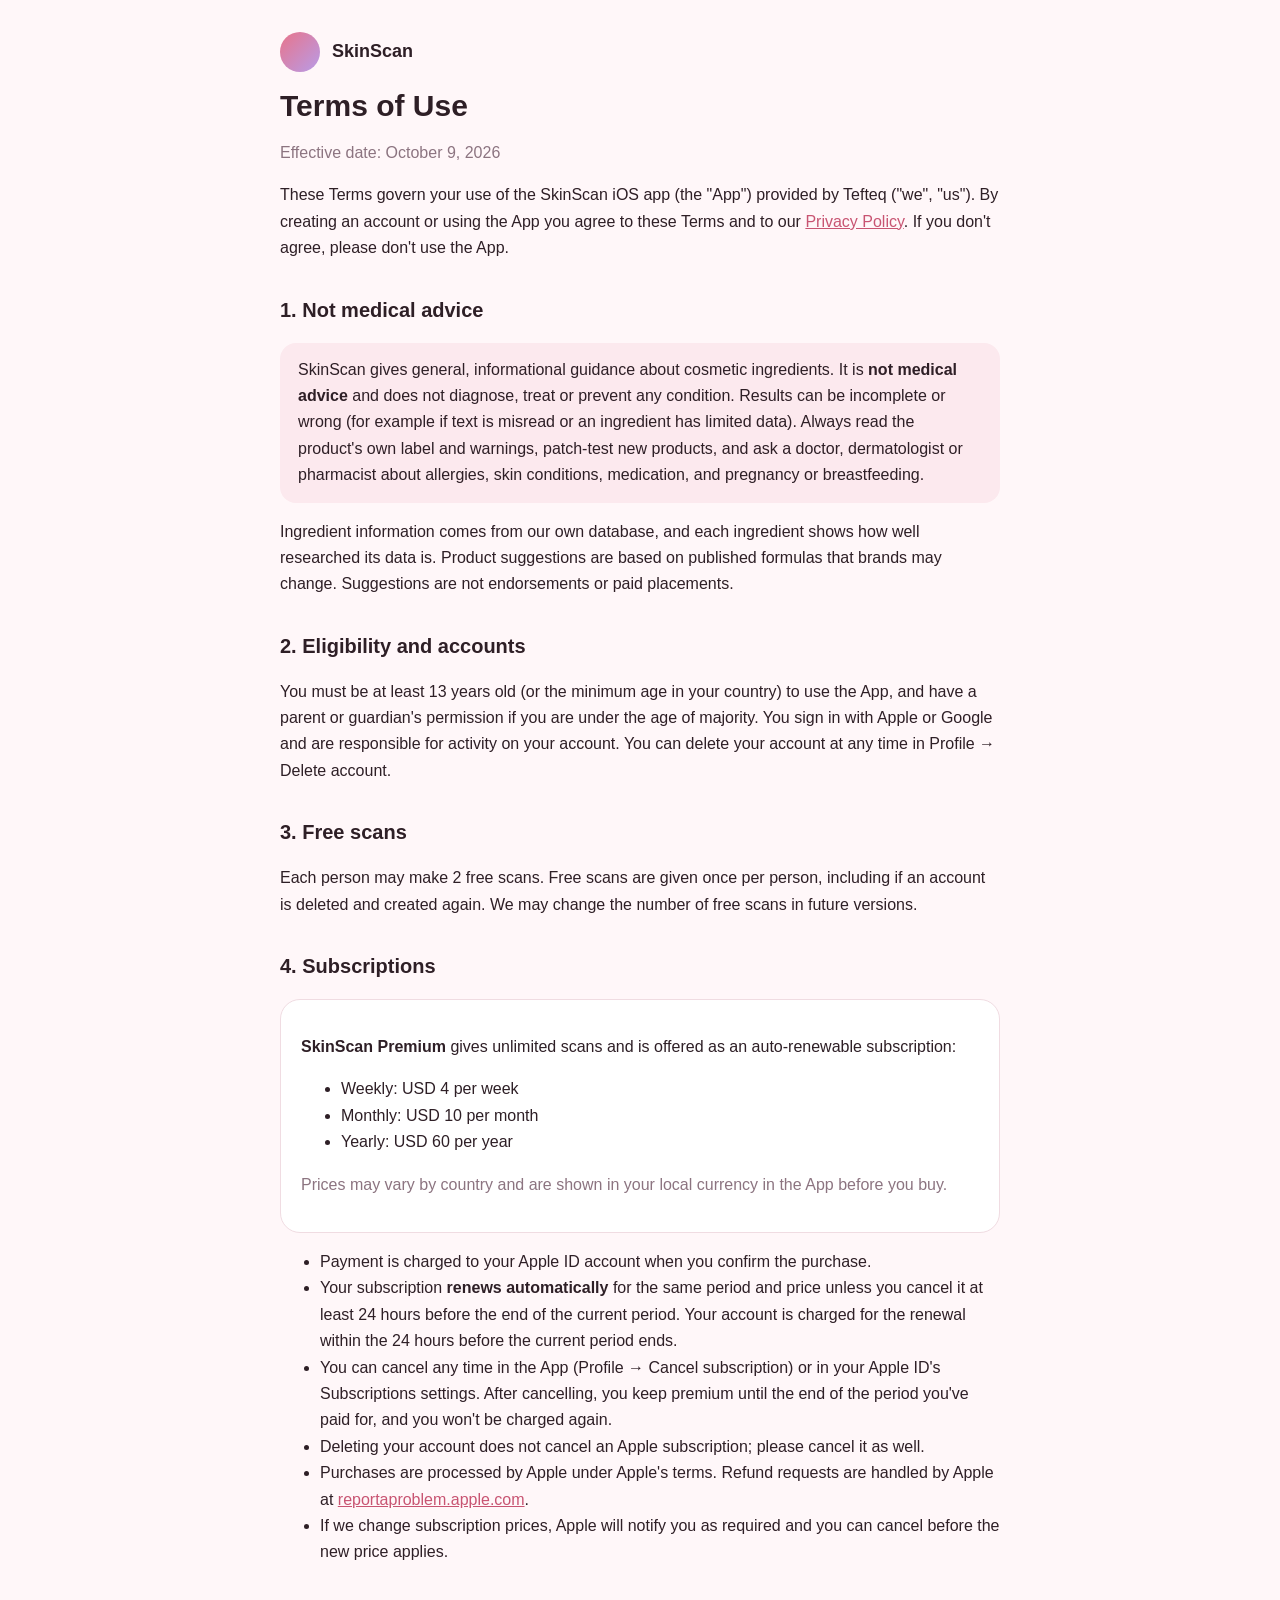
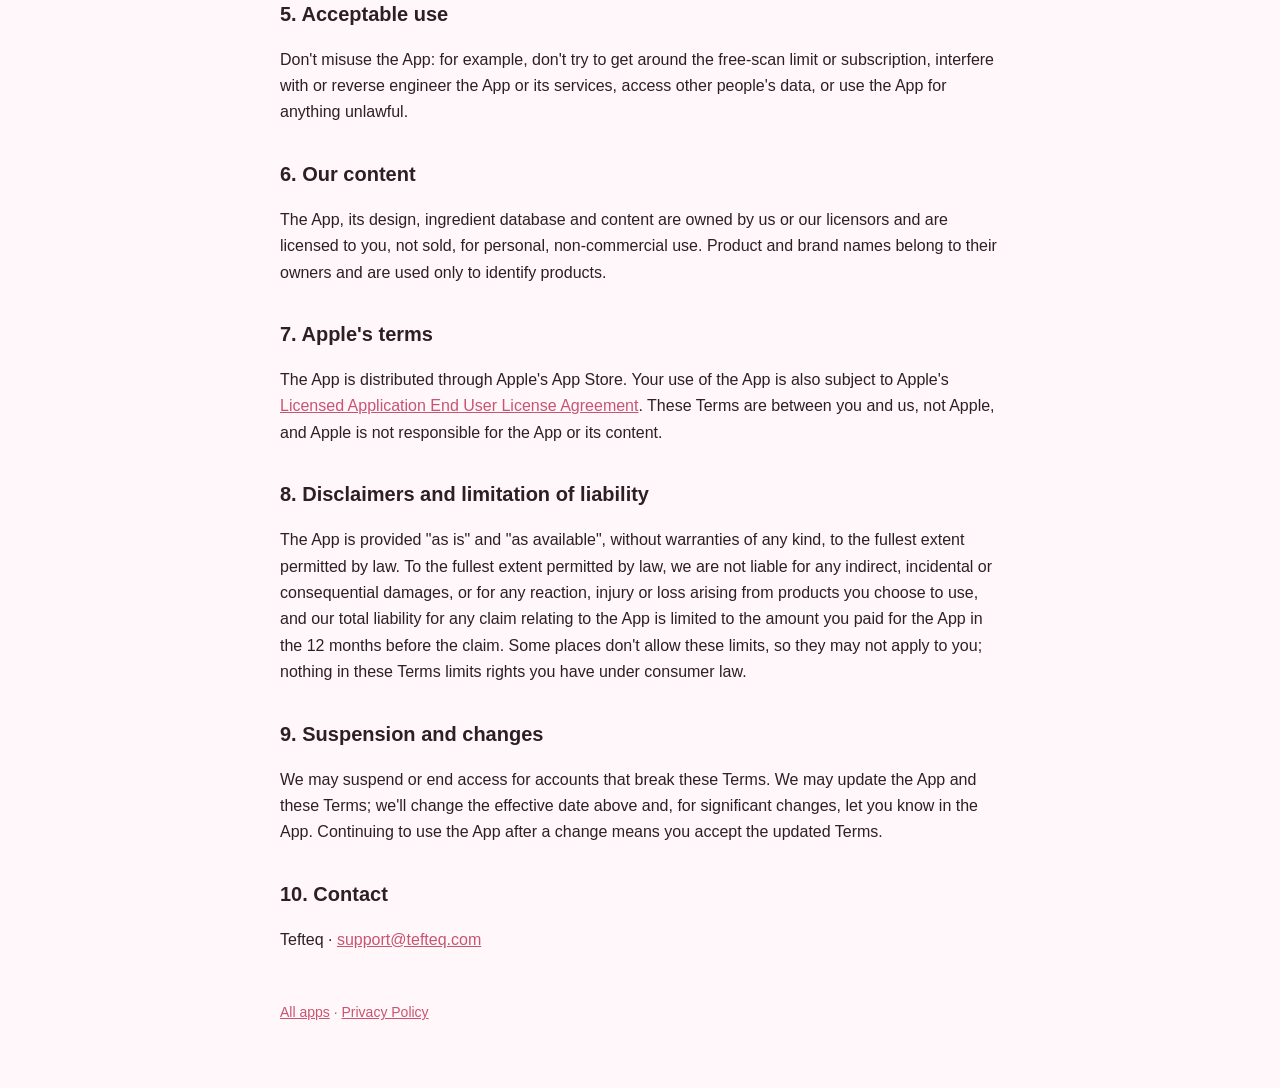
<file: skinscan/terms.html>
<!doctype html>
<html lang="en">
<head>
  <meta charset="utf-8">
  <meta name="viewport" content="width=device-width, initial-scale=1">
  <title>SkinScan Terms of Use</title>
  <link rel="stylesheet" href="../style.css">
</head>
<body>
<main>
  <header class="brand"><div class="logo"></div><div class="app">SkinScan</div></header>
  <h1>Terms of Use</h1>
  <p class="muted">Effective date: October 9, 2026</p>

  <p>These Terms govern your use of the SkinScan iOS app (the "App") provided by Tefteq
    ("we", "us"). By creating an account or using the App you agree to these Terms and to our
    <a href="privacy.html">Privacy Policy</a>. If you don't agree, please don't use the App.</p>

  <h2>1. Not medical advice</h2>
  <div class="note">
    SkinScan gives general, informational guidance about cosmetic ingredients. It is
    <strong>not medical advice</strong> and does not diagnose, treat or prevent any condition. Results
    can be incomplete or wrong (for example if text is misread or an ingredient has limited data).
    Always read the product's own label and warnings, patch-test new products, and ask a doctor,
    dermatologist or pharmacist about allergies, skin conditions, medication, and pregnancy or
    breastfeeding.
  </div>
  <p>Ingredient information comes from our own database, and each ingredient shows how well
    researched its data is. Product suggestions are based on published formulas that brands may
    change. Suggestions are not endorsements or paid placements.</p>

  <h2>2. Eligibility and accounts</h2>
  <p>You must be at least 13 years old (or the minimum age in your country) to use the App, and have
    a parent or guardian's permission if you are under the age of majority. You sign in with Apple or
    Google and are responsible for activity on your account. You can delete your account at any time
    in Profile → Delete account.</p>

  <h2>3. Free scans</h2>
  <p>Each person may make 2 free scans. Free scans are given once per person, including if an account
    is deleted and created again. We may change the number of free scans in future versions.</p>

  <h2>4. Subscriptions</h2>
  <div class="card">
    <p><strong>SkinScan Premium</strong> gives unlimited scans and is offered as an auto-renewable
      subscription:</p>
    <ul>
      <li>Weekly: USD 4 per week</li>
      <li>Monthly: USD 10 per month</li>
      <li>Yearly: USD 60 per year</li>
    </ul>
    <p class="muted">Prices may vary by country and are shown in your local currency in the App
      before you buy.</p>
  </div>
  <ul>
    <li>Payment is charged to your Apple ID account when you confirm the purchase.</li>
    <li>Your subscription <strong>renews automatically</strong> for the same period and price unless
      you cancel it at least 24 hours before the end of the current period. Your account is charged
      for the renewal within the 24 hours before the current period ends.</li>
    <li>You can cancel any time in the App (Profile → Cancel subscription) or in your Apple ID's
      Subscriptions settings. After cancelling, you keep premium until the end of the period you've
      paid for, and you won't be charged again.</li>
    <li>Deleting your account does not cancel an Apple subscription; please cancel it as well.</li>
    <li>Purchases are processed by Apple under Apple's terms. Refund requests are handled by Apple at
      <a href="https://reportaproblem.apple.com">reportaproblem.apple.com</a>.</li>
    <li>If we change subscription prices, Apple will notify you as required and you can cancel before
      the new price applies.</li>
  </ul>

  <h2>5. Acceptable use</h2>
  <p>Don't misuse the App: for example, don't try to get around the free-scan limit or subscription,
    interfere with or reverse engineer the App or its services, access other people's data, or use the
    App for anything unlawful.</p>

  <h2>6. Our content</h2>
  <p>The App, its design, ingredient database and content are owned by us or our licensors and are
    licensed to you, not sold, for personal, non-commercial use. Product and brand names belong to
    their owners and are used only to identify products.</p>

  <h2>7. Apple's terms</h2>
  <p>The App is distributed through Apple's App Store. Your use of the App is also subject to Apple's
    <a href="https://www.apple.com/legal/internet-services/itunes/dev/stdeula/">Licensed Application
    End User License Agreement</a>. These Terms are between you and us, not Apple, and Apple is not
    responsible for the App or its content.</p>

  <h2>8. Disclaimers and limitation of liability</h2>
  <p>The App is provided "as is" and "as available", without warranties of any kind, to the fullest
    extent permitted by law. To the fullest extent permitted by law, we are not liable for any
    indirect, incidental or consequential damages, or for any reaction, injury or loss arising from
    products you choose to use, and our total liability for any claim relating to the App is limited to
    the amount you paid for the App in the 12 months before the claim. Some places don't allow these
    limits, so they may not apply to you; nothing in these Terms limits rights you have under consumer
    law.</p>

  <h2>9. Suspension and changes</h2>
  <p>We may suspend or end access for accounts that break these Terms. We may update the App and these
    Terms; we'll change the effective date above and, for significant changes, let you know in the App.
    Continuing to use the App after a change means you accept the updated Terms.</p>

  <h2>10. Contact</h2>
  <p>Tefteq · <a href="mailto:support@tefteq.com">support@tefteq.com</a></p>

  <footer><a href="../index.html">All apps</a> · <a href="privacy.html">Privacy Policy</a></footer>
</main>
</body>
</html>
</file>
<file: style.css>
:root {
  --bg: #FFF7F9; --surface: #FFFFFF; --text: #2E1F26; --muted: #8C7480;
  --brand: #C85472; --brand-soft: #FCE9EE; --border: #F0DCE2;
}
@media (prefers-color-scheme: dark) {
  :root { --bg: #1B1418; --surface: #251C21; --text: #F6ECEF; --muted: #BFA9B3;
          --brand: #F7A8B8; --brand-soft: #33242B; --border: #3A2C33; }
}
* { box-sizing: border-box; }
body {
  margin: 0; background: var(--bg); color: var(--text);
  font: 16px/1.65 -apple-system, BlinkMacSystemFont, "Segoe UI", Roboto, Helvetica, Arial, sans-serif;
  -webkit-text-size-adjust: 100%;
}
main { max-width: 760px; margin: 0 auto; padding: 32px 20px 64px; }
header.brand { display: flex; align-items: center; gap: 12px; margin-bottom: 8px; }
.logo { width: 40px; height: 40px; border-radius: 50%;
        background: linear-gradient(135deg, #E8748A, #B89CE8); }
.app { font-weight: 800; font-size: 18px; }
h1 { font-size: 30px; line-height: 1.2; margin: 16px 0 4px; }
h2 { font-size: 20px; margin: 32px 0 8px; }
h3 { font-size: 17px; margin: 20px 0 4px; }
p, li { color: var(--text); }
.muted { color: var(--muted); }
a { color: var(--brand); }
.card { background: var(--surface); border: 1px solid var(--border); border-radius: 20px;
        padding: 18px 20px; margin: 16px 0; }
.note { background: var(--brand-soft); border-radius: 16px; padding: 14px 18px; margin: 16px 0; }
table { width: 100%; border-collapse: collapse; margin: 12px 0; font-size: 15px; }
th, td { text-align: left; vertical-align: top; padding: 10px 8px; border-bottom: 1px solid var(--border); }
th { color: var(--muted); font-weight: 600; }
.links a { display: block; padding: 14px 0; font-weight: 700; font-size: 18px; }
footer { margin-top: 48px; color: var(--muted); font-size: 14px; }
/* Phones: show each table row as a stacked card instead of three columns. */
@media (max-width: 600px) {
  table, tbody, tr, td { display: block; width: 100%; }
  table tr:first-child { display: none; }
  tr { background: var(--surface); border: 1px solid var(--border); border-radius: 16px;
       padding: 6px 14px; margin: 12px 0; }
  td { border: none; padding: 6px 0; }
  td:first-child { font-weight: 800; font-size: 17px; padding-top: 10px; }
  td:last-child { color: var(--muted); }
}
</file>
